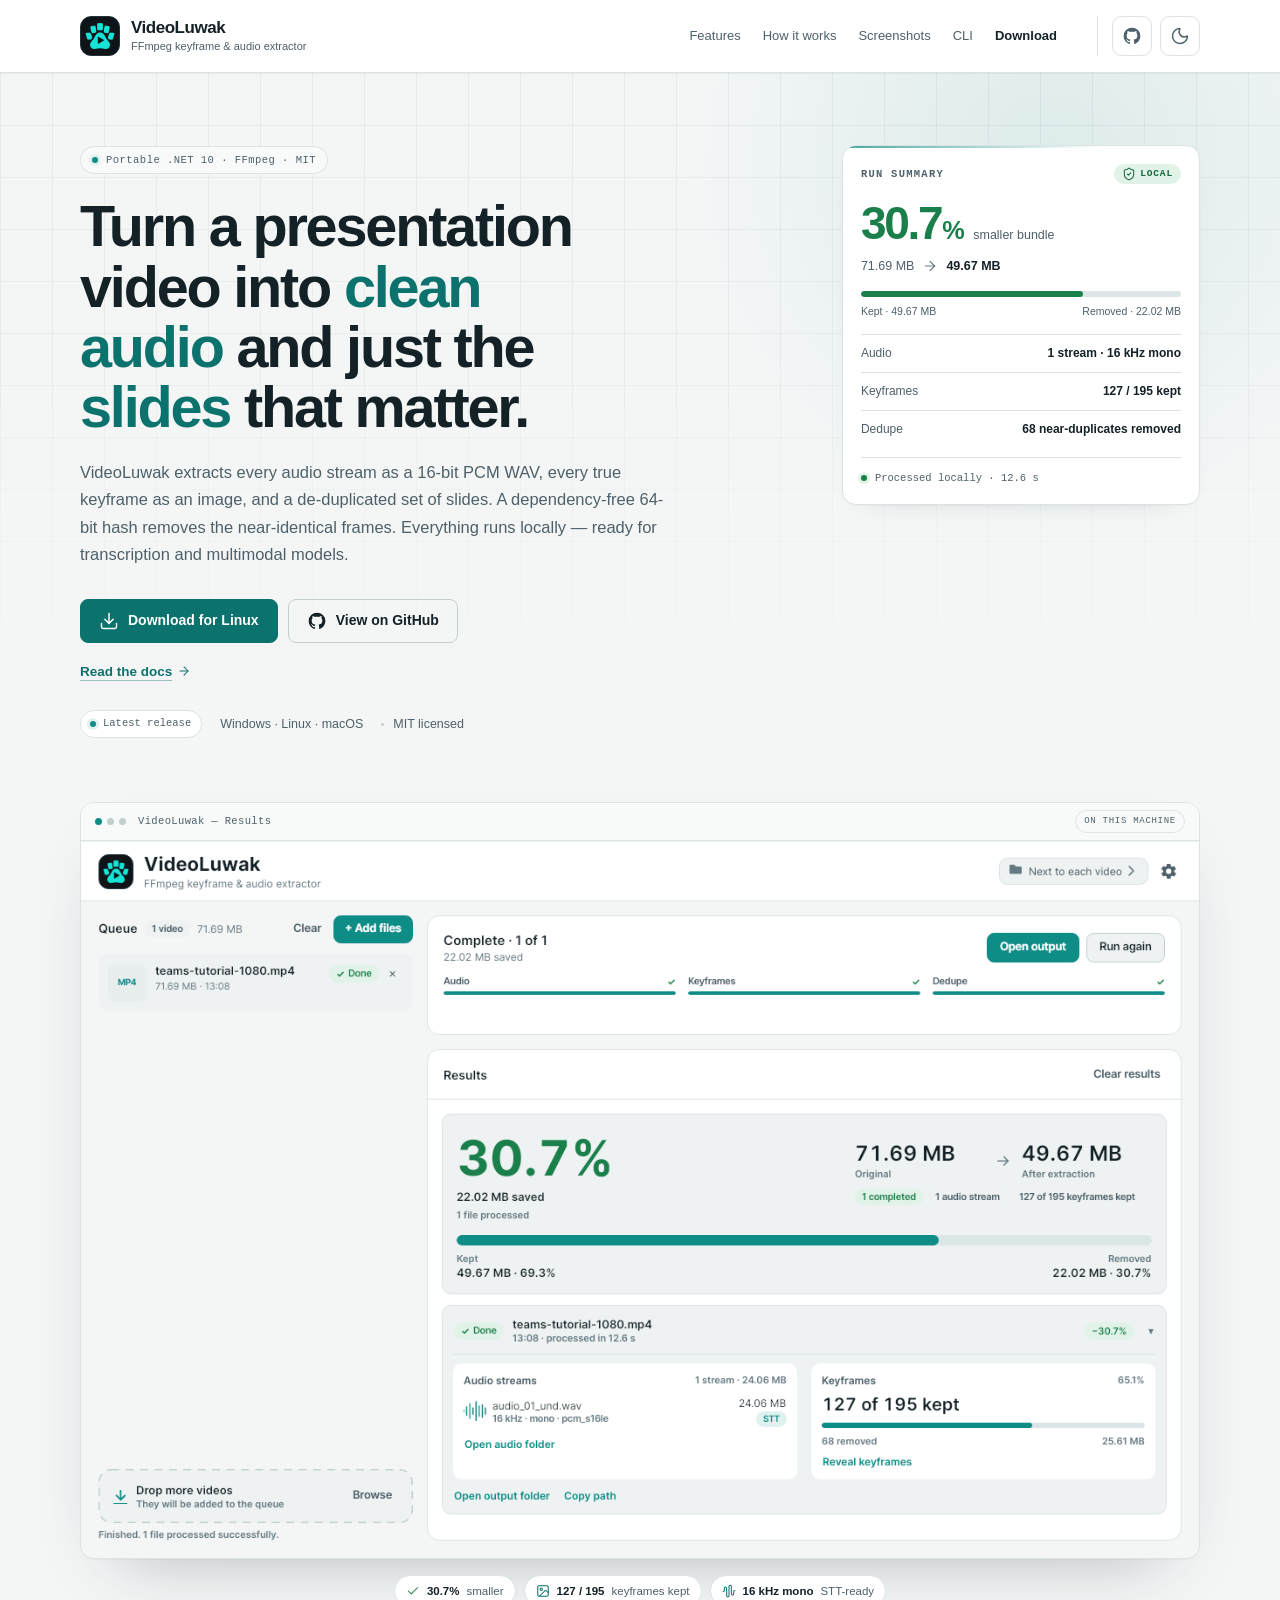
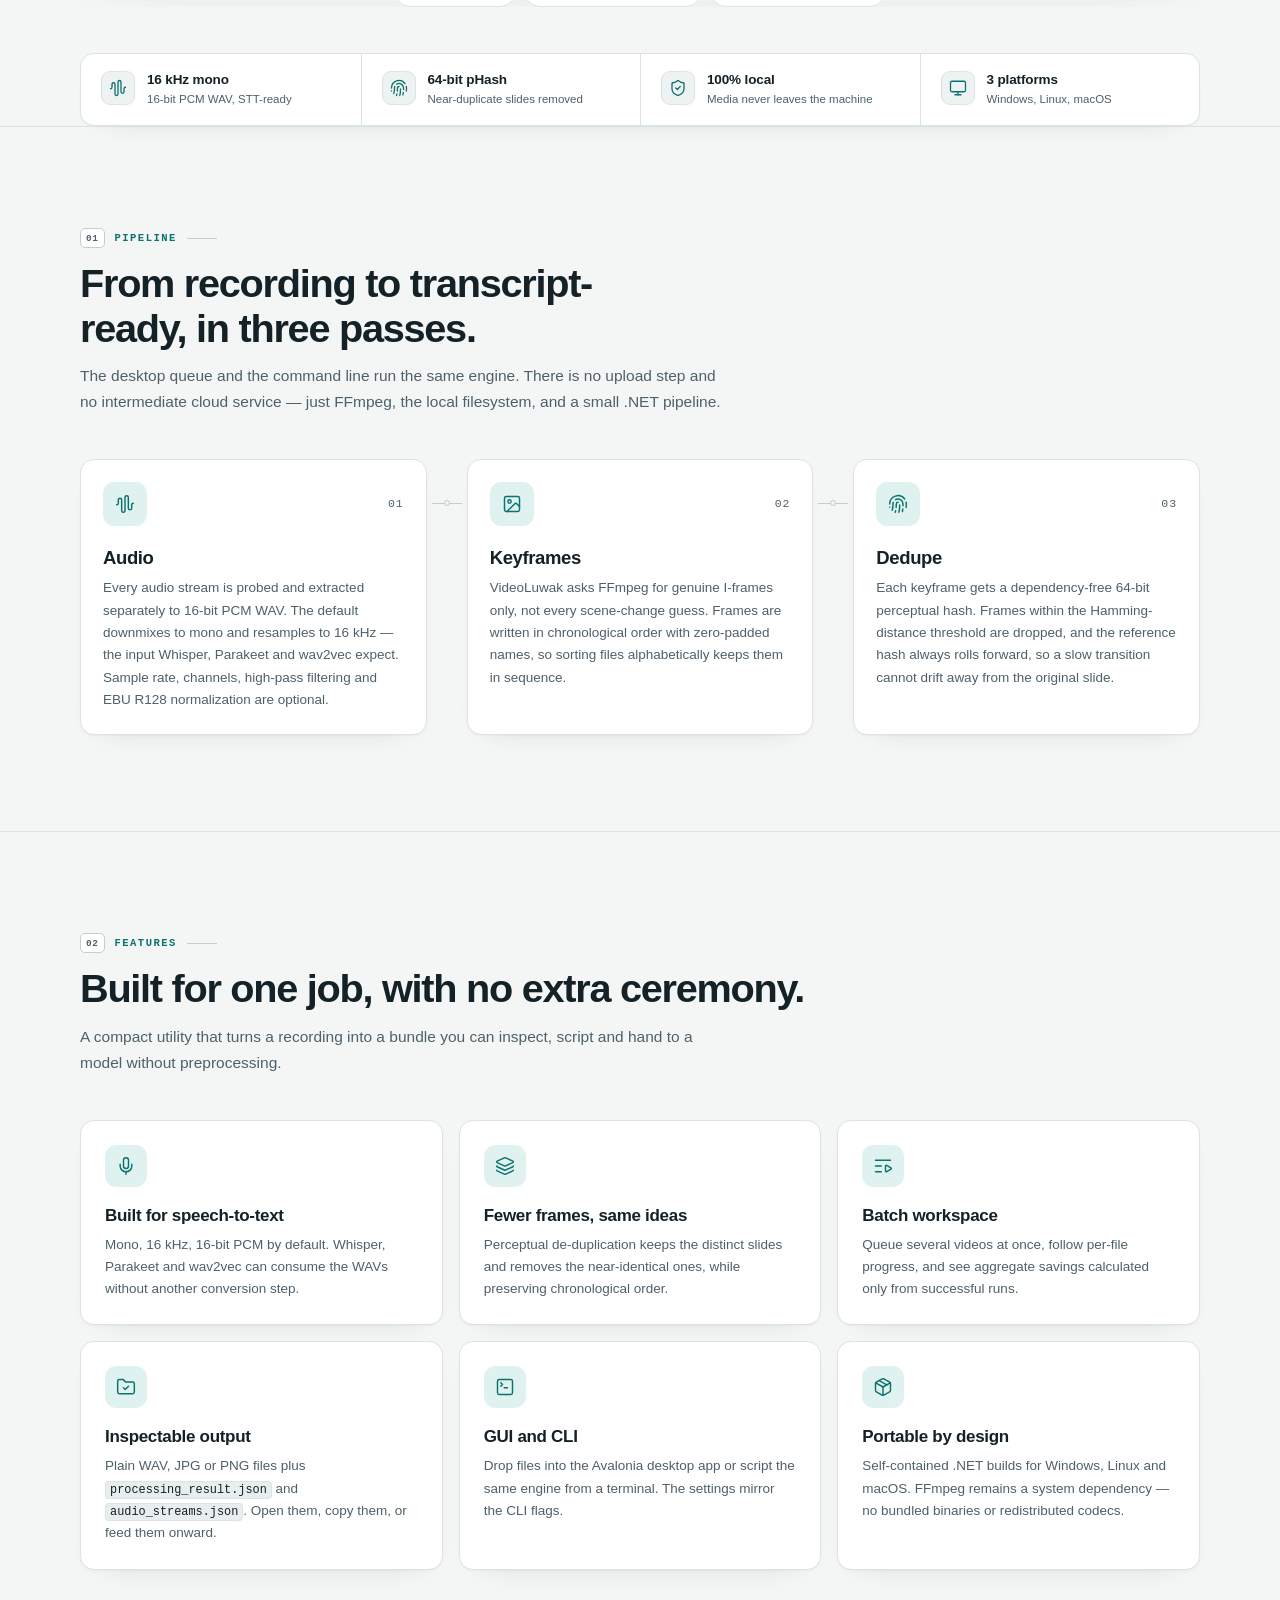
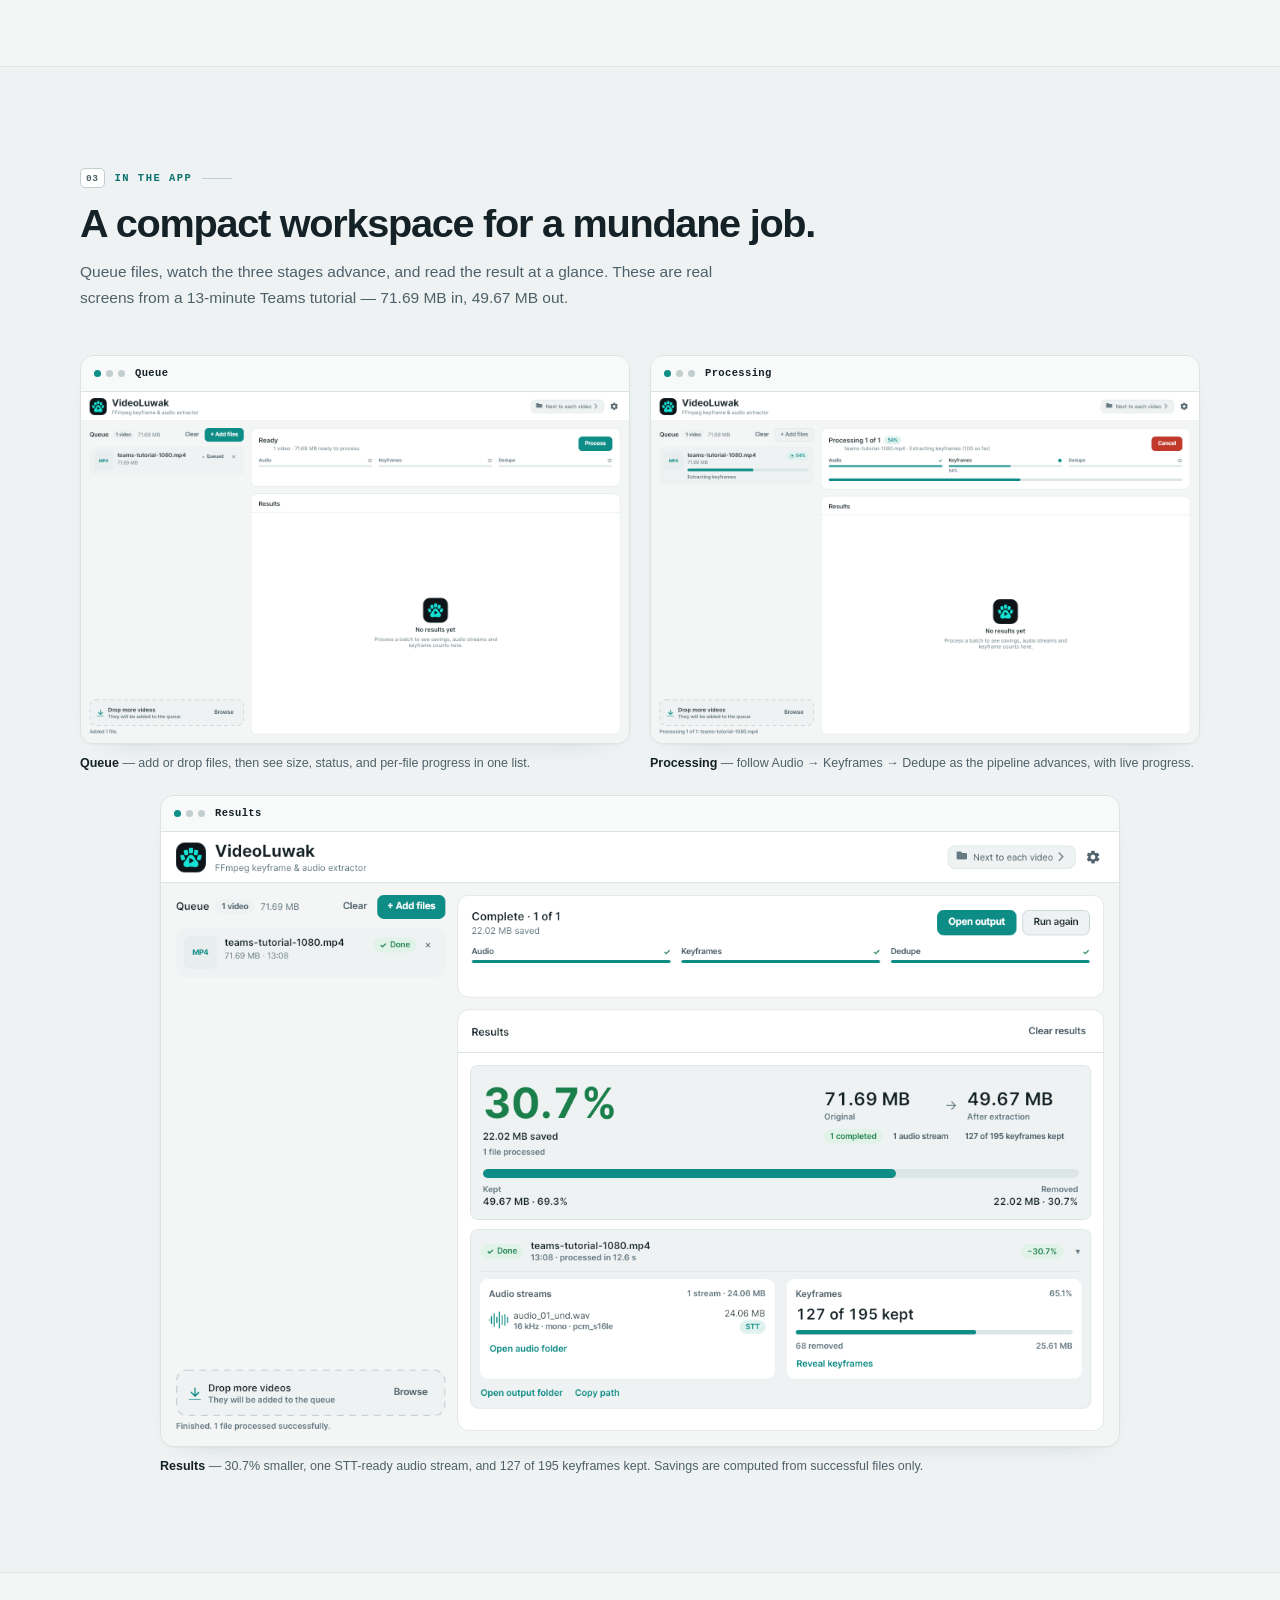
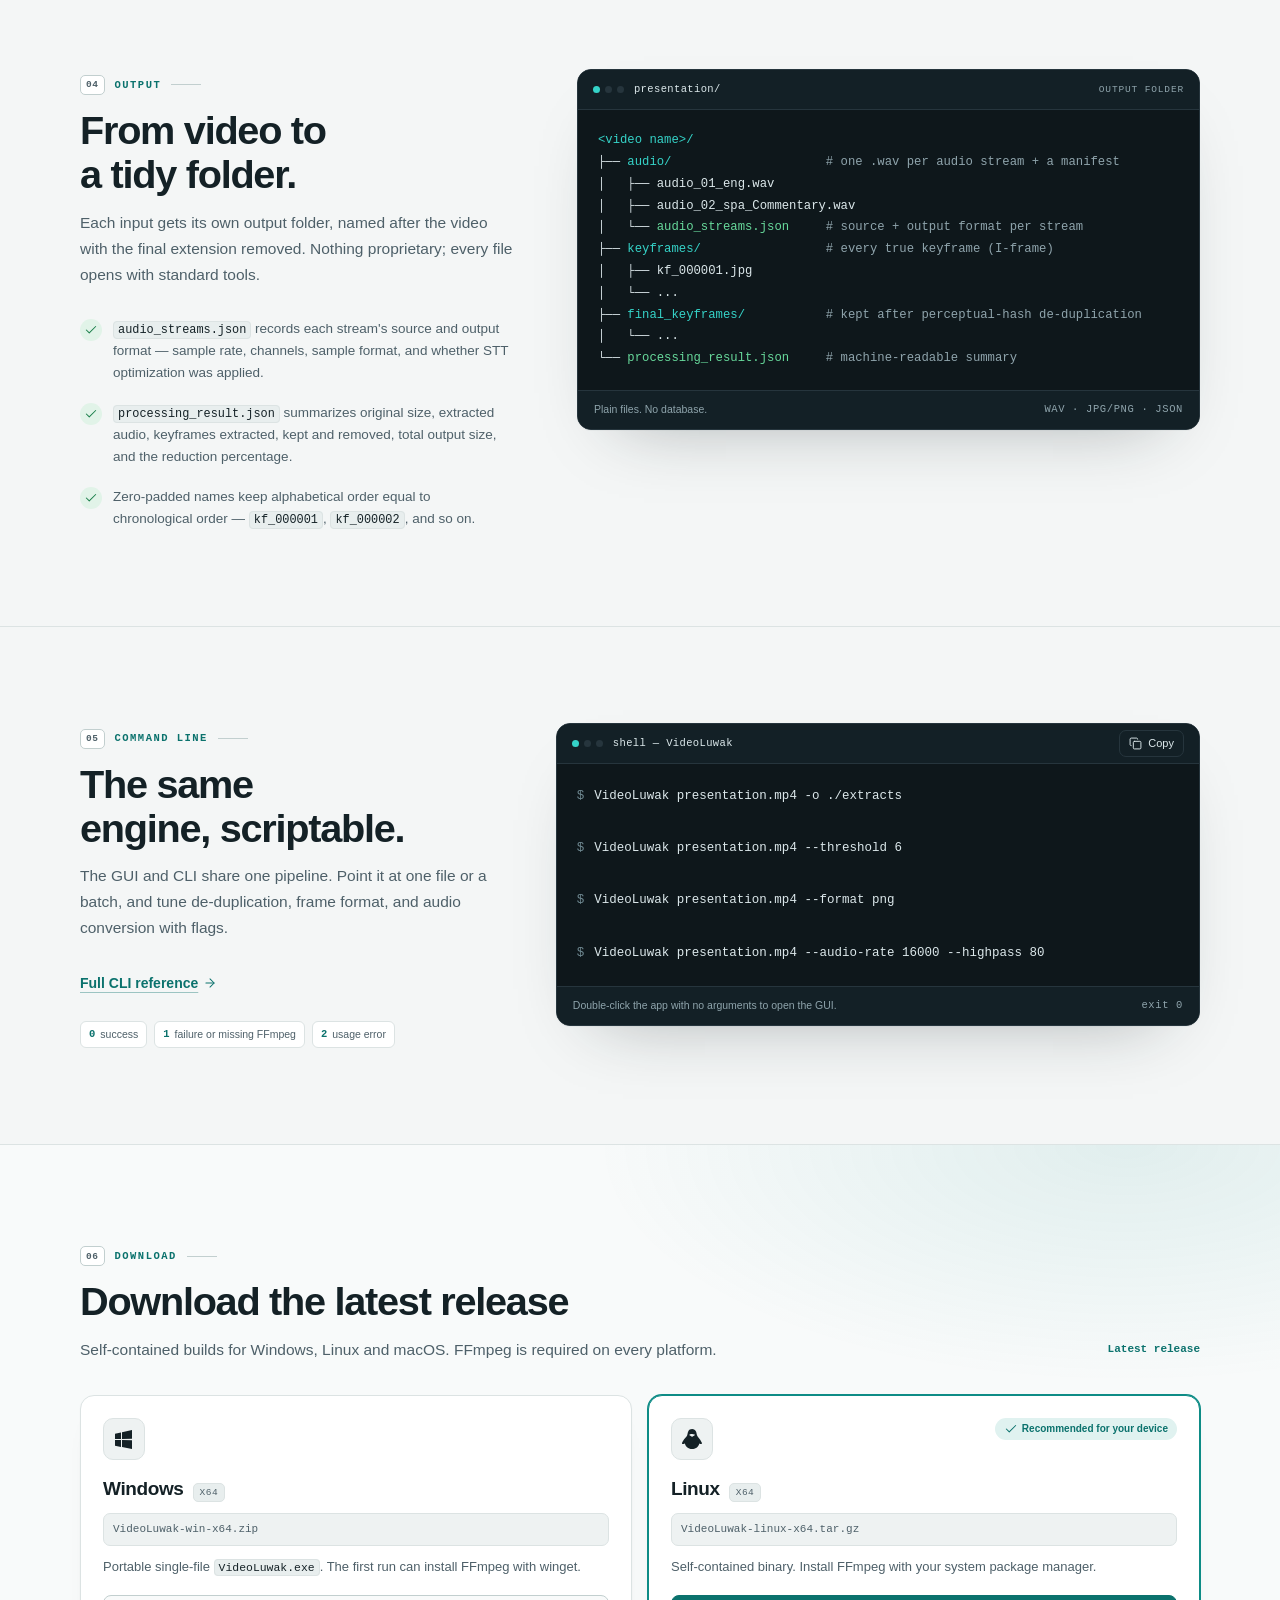
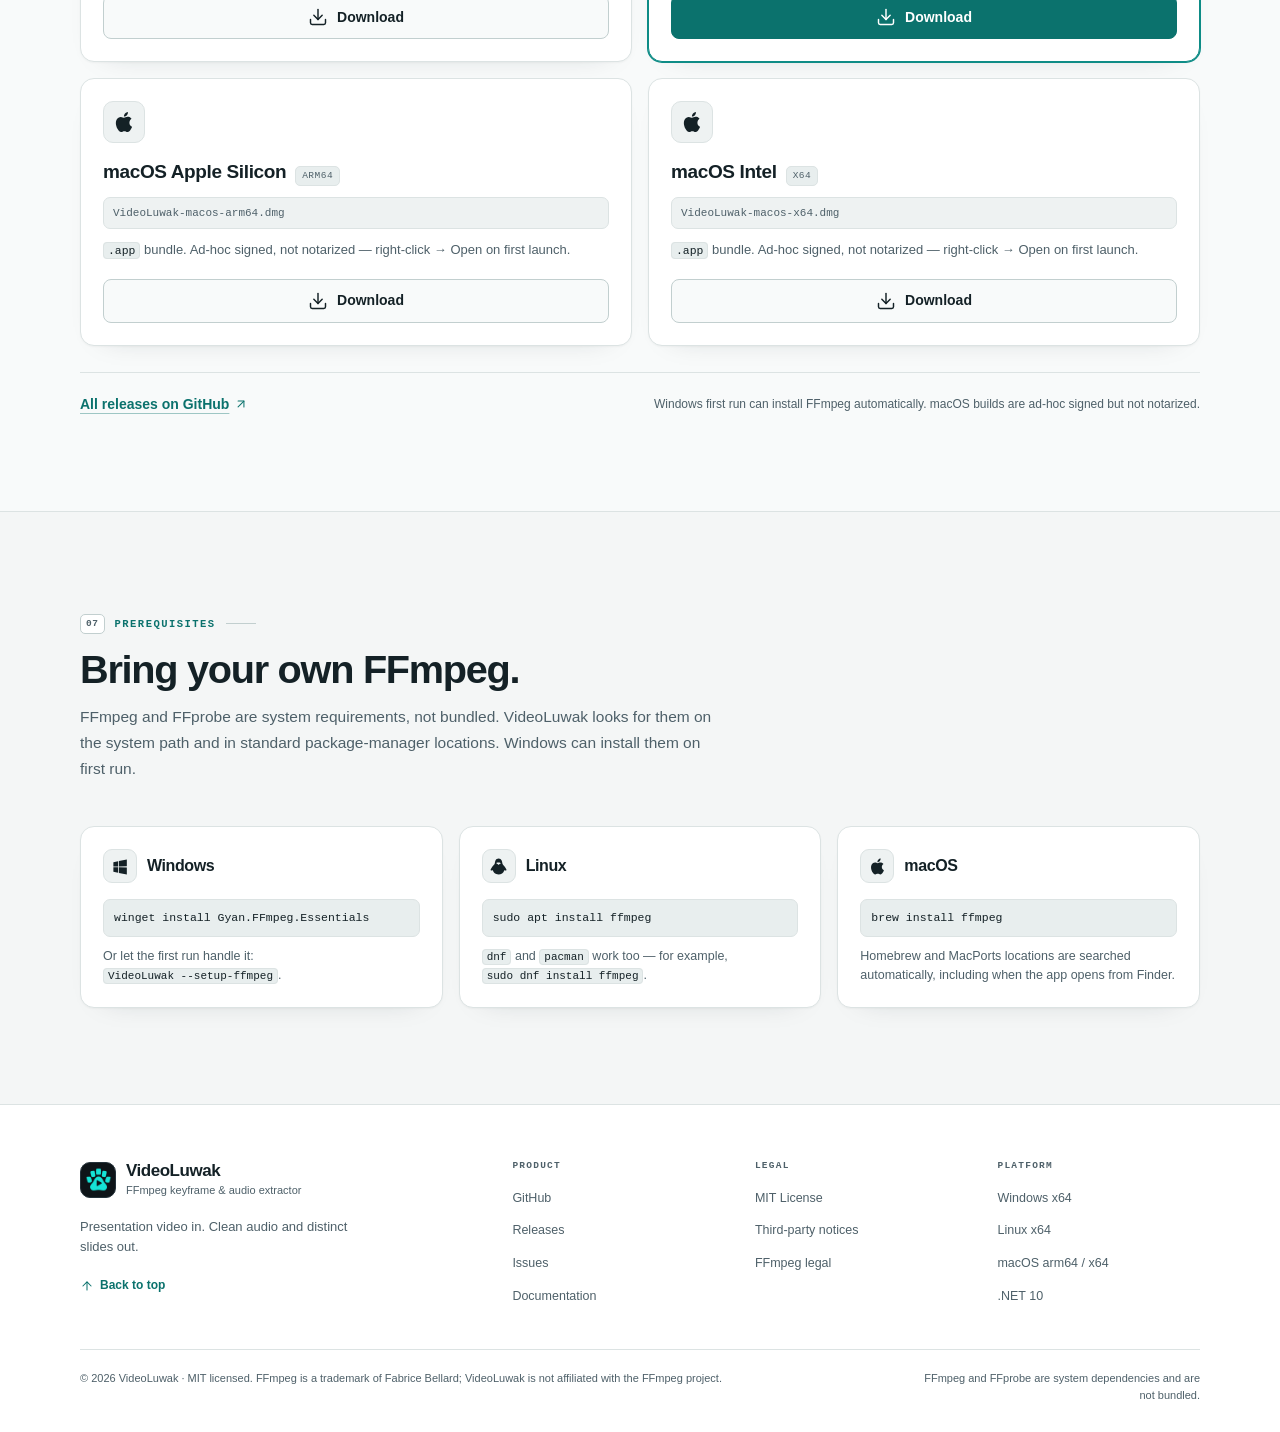
<file: site/index.html>
<!DOCTYPE html>
<html lang="en">
<head>
  <meta charset="utf-8">
  <meta name="viewport" content="width=device-width, initial-scale=1">

  <title>VideoLuwak — Turn presentation videos into clean audio and slides</title>
  <meta name="description" content="VideoLuwak extracts every audio stream and true keyframe from a presentation video, removes near-duplicate slides with a 64-bit perceptual hash, and writes a clean local bundle for transcription and multimodal models.">
  <link rel="canonical" href="https://trabersoftware.github.io/VideoLuwak/">

  <meta name="theme-color" content="#F4F6F6" media="(prefers-color-scheme: light)">
  <meta name="theme-color" content="#0E1418" media="(prefers-color-scheme: dark)">

  <meta property="og:type" content="website">
  <meta property="og:site_name" content="VideoLuwak">
  <meta property="og:title" content="VideoLuwak — Turn presentation videos into clean audio and slides">
  <meta property="og:description" content="Every audio stream to STT-ready WAV. Every true keyframe to an image. Near-duplicate slides removed with a 64-bit perceptual hash. All local.">
  <meta property="og:url" content="https://trabersoftware.github.io/VideoLuwak/">
  <meta property="og:image" content="https://trabersoftware.github.io/VideoLuwak/assets/images/screenshot-results.png">
  <meta property="og:image:alt" content="VideoLuwak results view showing 30.7% saved and 127 of 195 keyframes kept">
  <meta property="og:image:width" content="1280">
  <meta property="og:image:height" content="820">

  <meta name="twitter:card" content="summary_large_image">
  <meta name="twitter:title" content="VideoLuwak — Turn presentation videos into clean audio and slides">
  <meta name="twitter:description" content="Every audio stream to STT-ready WAV. Every true keyframe to an image. Near-duplicate slides removed with a 64-bit perceptual hash. All local.">
  <meta name="twitter:image" content="https://trabersoftware.github.io/VideoLuwak/assets/images/screenshot-results.png">

  <link rel="icon" type="image/png" sizes="16x16" href="assets/favicon-16.png">
  <link rel="icon" type="image/png" sizes="32x32" href="assets/favicon-32.png">
  <link rel="icon" type="image/png" sizes="64x64" href="assets/favicon-64.png">
  <link rel="apple-touch-icon" href="assets/logo-square-256.png">
  <link rel="preload" as="image" href="assets/images/screenshot-results.png" fetchpriority="high">
  <link rel="stylesheet" href="styles.css">

  <script>
    (function () {
      try {
        var stored = localStorage.getItem("videoluwak-theme");
        var prefersDark = window.matchMedia && window.matchMedia("(prefers-color-scheme: dark)").matches;
        var theme = stored === "light" || stored === "dark" ? stored : (prefersDark ? "dark" : "light");
        var root = document.documentElement;
        root.setAttribute("data-theme", theme);
        root.style.colorScheme = theme;

        var metas = document.querySelectorAll('meta[name="theme-color"]');
        for (var i = 0; i < metas.length; i++) {
          metas[i].setAttribute("content", theme === "dark" ? "#0E1418" : "#F4F6F6");
          metas[i].removeAttribute("media");
          if (i > 0) {
            metas[i].parentNode.removeChild(metas[i]);
          }
        }
      } catch (error) {
        /* Theme defaults to the CSS light tokens. */
      }
    })();
  </script>

  <script type="application/ld+json">
  {
    "@context": "https://schema.org",
    "@type": "SoftwareApplication",
    "name": "VideoLuwak",
    "description": "A portable .NET desktop and command-line utility that extracts every audio stream and true keyframe from a presentation video, removes near-duplicate keyframes with a 64-bit perceptual hash, and writes an inspectable local bundle.",
    "url": "https://trabersoftware.github.io/VideoLuwak/",
    "applicationCategory": "MultimediaApplication",
    "operatingSystem": "Windows, Linux, macOS",
    "isAccessibleForFree": true,
    "offers": {
      "@type": "Offer",
      "price": "0",
      "priceCurrency": "USD"
    },
    "license": "https://github.com/TraberSoftware/VideoLuwak/blob/master/LICENSE",
    "downloadUrl": "https://github.com/TraberSoftware/VideoLuwak/releases/latest",
    "sameAs": "https://github.com/TraberSoftware/VideoLuwak"
  }
  </script>

  <noscript>
    <style>
      .theme-toggle,
      [data-copy-cli] {
        display: none !important;
      }
    </style>
  </noscript>

  <script src="app.js" defer></script>
</head>
<body>
  <a class="skip-link" href="#main">Skip to content</a>

  <!-- UI icons: Lucide v1.59.0 (ISC) - https://lucide.dev -->
  <!-- Brand icons: Material Design Icons v7.4.47 (Apache-2.0) - https://pictogrammers.com/library/mdi/ -->
  <svg class="svg-sprite" aria-hidden="true" focusable="false" xmlns="http://www.w3.org/2000/svg">
    <symbol id="i-arrow-right" viewBox="0 0 24 24" fill="none" stroke="currentColor" stroke-width="1.75" stroke-linecap="round" stroke-linejoin="round">
      <path d="M5 12h14" />
      <path d="m12 5 7 7-7 7" />
    </symbol>
    <symbol id="i-arrow-up" viewBox="0 0 24 24" fill="none" stroke="currentColor" stroke-width="1.75" stroke-linecap="round" stroke-linejoin="round">
      <path d="m5 12 7-7 7 7" />
      <path d="M12 19V5" />
    </symbol>
    <symbol id="i-arrow-up-right" viewBox="0 0 24 24" fill="none" stroke="currentColor" stroke-width="1.75" stroke-linecap="round" stroke-linejoin="round">
      <path d="M7 7h10v10" />
      <path d="M7 17 17 7" />
    </symbol>
    <symbol id="i-download" viewBox="0 0 24 24" fill="none" stroke="currentColor" stroke-width="1.75" stroke-linecap="round" stroke-linejoin="round">
      <path d="M12 15V3" />
      <path d="M21 15v4a2 2 0 0 1-2 2H5a2 2 0 0 1-2-2v-4" />
      <path d="m7 10 5 5 5-5" />
    </symbol>
    <symbol id="i-sun" viewBox="0 0 24 24" fill="none" stroke="currentColor" stroke-width="1.75" stroke-linecap="round" stroke-linejoin="round">
      <circle cx="12" cy="12" r="4" />
      <path d="M12 2v2" />
      <path d="M12 20v2" />
      <path d="m4.93 4.93 1.41 1.41" />
      <path d="m17.66 17.66 1.41 1.41" />
      <path d="M2 12h2" />
      <path d="M20 12h2" />
      <path d="m6.34 17.66-1.41 1.41" />
      <path d="m19.07 4.93-1.41 1.41" />
    </symbol>
    <symbol id="i-moon" viewBox="0 0 24 24" fill="none" stroke="currentColor" stroke-width="1.75" stroke-linecap="round" stroke-linejoin="round">
      <path d="M20.985 12.486a9 9 0 1 1-9.473-9.472c.405-.022.617.46.402.803a6 6 0 0 0 8.268 8.268c.344-.215.825-.004.803.401" />
    </symbol>
    <symbol id="i-waveform" viewBox="0 0 24 24" fill="none" stroke="currentColor" stroke-width="1.75" stroke-linecap="round" stroke-linejoin="round">
      <path d="M2 13a2 2 0 0 0 2-2V7a2 2 0 0 1 4 0v13a2 2 0 0 0 4 0V4a2 2 0 0 1 4 0v13a2 2 0 0 0 4 0v-4a2 2 0 0 1 2-2" />
    </symbol>
    <symbol id="i-frame" viewBox="0 0 24 24" fill="none" stroke="currentColor" stroke-width="1.75" stroke-linecap="round" stroke-linejoin="round">
      <rect width="18" height="18" x="3" y="3" rx="2" ry="2" />
      <circle cx="9" cy="9" r="2" />
      <path d="m21 15-3.086-3.086a2 2 0 0 0-2.828 0L6 21" />
    </symbol>
    <symbol id="i-hash" viewBox="0 0 24 24" fill="none" stroke="currentColor" stroke-width="1.75" stroke-linecap="round" stroke-linejoin="round">
      <path d="M12 10a2 2 0 0 0-2 2c0 1.02-.1 2.51-.26 4" />
      <path d="M14 13.12c0 2.38 0 6.38-1 8.88" />
      <path d="M17.29 21.02c.12-.6.43-2.3.5-3.02" />
      <path d="M2 12a10 10 0 0 1 18-6" />
      <path d="M2 16h.01" />
      <path d="M21.8 16c.2-2 .131-5.354 0-6" />
      <path d="M5 19.5C5.5 18 6 15 6 12a6 6 0 0 1 .34-2" />
      <path d="M8.65 22c.21-.66.45-1.32.57-2" />
      <path d="M9 6.8a6 6 0 0 1 9 5.2v2" />
    </symbol>
    <symbol id="i-shield" viewBox="0 0 24 24" fill="none" stroke="currentColor" stroke-width="1.75" stroke-linecap="round" stroke-linejoin="round">
      <path d="M20 13c0 5-3.5 7.5-7.66 8.95a1 1 0 0 1-.67-.01C7.5 20.5 4 18 4 13V6a1 1 0 0 1 1-1c2 0 4.5-1.2 6.24-2.72a1.17 1.17 0 0 1 1.52 0C14.51 3.81 17 5 19 5a1 1 0 0 1 1 1z" />
      <path d="m9 12 2 2 4-4" />
    </symbol>
    <symbol id="i-monitor" viewBox="0 0 24 24" fill="none" stroke="currentColor" stroke-width="1.75" stroke-linecap="round" stroke-linejoin="round">
      <rect width="20" height="14" x="2" y="3" rx="2" />
      <line x1="8" x2="16" y1="21" y2="21" />
      <line x1="12" x2="12" y1="17" y2="21" />
    </symbol>
    <symbol id="i-mic" viewBox="0 0 24 24" fill="none" stroke="currentColor" stroke-width="1.75" stroke-linecap="round" stroke-linejoin="round">
      <path d="M12 19v3" />
      <path d="M19 10v2a7 7 0 0 1-14 0v-2" />
      <rect x="9" y="2" width="6" height="13" rx="3" />
    </symbol>
    <symbol id="i-layers" viewBox="0 0 24 24" fill="none" stroke="currentColor" stroke-width="1.75" stroke-linecap="round" stroke-linejoin="round">
      <path d="M12.83 2.18a2 2 0 0 0-1.66 0L2.6 6.08a1 1 0 0 0 0 1.83l8.58 3.91a2 2 0 0 0 1.66 0l8.58-3.9a1 1 0 0 0 0-1.83z" />
      <path d="M2 12a1 1 0 0 0 .58.91l8.6 3.91a2 2 0 0 0 1.65 0l8.58-3.9A1 1 0 0 0 22 12" />
      <path d="M2 17a1 1 0 0 0 .58.91l8.6 3.91a2 2 0 0 0 1.65 0l8.58-3.9A1 1 0 0 0 22 17" />
    </symbol>
    <symbol id="i-queue" viewBox="0 0 24 24" fill="none" stroke="currentColor" stroke-width="1.75" stroke-linecap="round" stroke-linejoin="round">
      <path d="M21 5H3" />
      <path d="M10 12H3" />
      <path d="M10 19H3" />
      <path d="M15 12.003a1 1 0 0 1 1.517-.859l4.997 2.997a1 1 0 0 1 0 1.718l-4.997 2.997a1 1 0 0 1-1.517-.86z" />
    </symbol>
    <symbol id="i-folder" viewBox="0 0 24 24" fill="none" stroke="currentColor" stroke-width="1.75" stroke-linecap="round" stroke-linejoin="round">
      <path d="M20 20a2 2 0 0 0 2-2V8a2 2 0 0 0-2-2h-7.9a2 2 0 0 1-1.69-.9L9.6 3.9A2 2 0 0 0 7.93 3H4a2 2 0 0 0-2 2v13a2 2 0 0 0 2 2Z" />
      <path d="m9 13 2 2 4-4" />
    </symbol>
    <symbol id="i-terminal" viewBox="0 0 24 24" fill="none" stroke="currentColor" stroke-width="1.75" stroke-linecap="round" stroke-linejoin="round">
      <path d="m7 11 2-2-2-2" />
      <path d="M11 13h4" />
      <rect width="18" height="18" x="3" y="3" rx="2" ry="2" />
    </symbol>
    <symbol id="i-package" viewBox="0 0 24 24" fill="none" stroke="currentColor" stroke-width="1.75" stroke-linecap="round" stroke-linejoin="round">
      <path d="M11 21.73a2 2 0 0 0 2 0l7-4A2 2 0 0 0 21 16V8a2 2 0 0 0-1-1.73l-7-4a2 2 0 0 0-2 0l-7 4A2 2 0 0 0 3 8v8a2 2 0 0 0 1 1.73z" />
      <path d="M12 22V12" />
      <polyline points="3.29 7 12 12 20.71 7" />
      <path d="m7.5 4.27 9 5.15" />
    </symbol>
    <symbol id="i-check" viewBox="0 0 24 24" fill="none" stroke="currentColor" stroke-width="1.75" stroke-linecap="round" stroke-linejoin="round">
      <path d="M20 6 9 17l-5-5" />
    </symbol>
    <symbol id="i-copy" viewBox="0 0 24 24" fill="none" stroke="currentColor" stroke-width="1.75" stroke-linecap="round" stroke-linejoin="round">
      <rect width="14" height="14" x="8" y="8" rx="2" ry="2" />
      <path d="M4 16c-1.1 0-2-.9-2-2V4c0-1.1.9-2 2-2h10c1.1 0 2 .9 2 2" />
    </symbol>
    <symbol id="i-github" viewBox="0 0 24 24" fill="currentColor">
      <path d="M12,2A10,10 0 0,0 2,12C2,16.42 4.87,20.17 8.84,21.5C9.34,21.58 9.5,21.27 9.5,21C9.5,20.77 9.5,20.14 9.5,19.31C6.73,19.91 6.14,17.97 6.14,17.97C5.68,16.81 5.03,16.5 5.03,16.5C4.12,15.88 5.1,15.9 5.1,15.9C6.1,15.97 6.63,16.93 6.63,16.93C7.5,18.45 8.97,18 9.54,17.76C9.63,17.11 9.89,16.67 10.17,16.42C7.95,16.17 5.62,15.31 5.62,11.5C5.62,10.39 6,9.5 6.65,8.79C6.55,8.54 6.2,7.5 6.75,6.15C6.75,6.15 7.59,5.88 9.5,7.17C10.29,6.95 11.15,6.84 12,6.84C12.85,6.84 13.71,6.95 14.5,7.17C16.41,5.88 17.25,6.15 17.25,6.15C17.8,7.5 17.45,8.54 17.35,8.79C18,9.5 18.38,10.39 18.38,11.5C18.38,15.32 16.04,16.16 13.81,16.41C14.17,16.72 14.5,17.33 14.5,18.26C14.5,19.6 14.5,20.68 14.5,21C14.5,21.27 14.66,21.59 15.17,21.5C19.14,20.16 22,16.42 22,12A10,10 0 0,0 12,2Z"></path>
    </symbol>
    <symbol id="i-windows" viewBox="0 0 24 24" fill="currentColor">
      <path d="M3,12V6.75L9,5.43V11.91L3,12M20,3V11.75L10,11.9V5.21L20,3M3,13L9,13.09V19.9L3,18.75V13M20,13.25V22L10,20.09V13.1L20,13.25Z"></path>
    </symbol>
    <symbol id="i-apple" viewBox="0 0 24 24" fill="currentColor">
      <path d="M18.71,19.5C17.88,20.74 17,21.95 15.66,21.97C14.32,22 13.89,21.18 12.37,21.18C10.84,21.18 10.37,21.95 9.1,22C7.79,22.05 6.8,20.68 5.96,19.47C4.25,17 2.94,12.45 4.7,9.39C5.57,7.87 7.13,6.91 8.82,6.88C10.1,6.86 11.32,7.75 12.11,7.75C12.89,7.75 14.37,6.68 15.92,6.84C16.57,6.87 18.39,7.1 19.56,8.82C19.47,8.88 17.39,10.1 17.41,12.63C17.44,15.65 20.06,16.66 20.09,16.67C20.06,16.74 19.67,18.11 18.71,19.5M13,3.5C13.73,2.67 14.94,2.04 15.94,2C16.07,3.17 15.6,4.35 14.9,5.19C14.21,6.04 13.07,6.7 11.95,6.61C11.8,5.46 12.36,4.26 13,3.5Z"></path>
    </symbol>
    <symbol id="i-linux" viewBox="0 0 24 24" fill="currentColor">
      <path d="M14.62,8.35C14.2,8.63 12.87,9.39 12.67,9.54C12.28,9.85 11.92,9.83 11.53,9.53C11.33,9.37 10,8.61 9.58,8.34C9.1,8.03 9.13,7.64 9.66,7.42C11.3,6.73 12.94,6.78 14.57,7.45C15.06,7.66 15.08,8.05 14.62,8.35M21.84,15.63C20.91,13.54 19.64,11.64 18,9.97C17.47,9.42 17.14,8.8 16.94,8.09C16.84,7.76 16.77,7.42 16.7,7.08C16.5,6.2 16.41,5.3 16,4.47C15.27,2.89 14,2.07 12.16,2C10.35,2.05 9,2.81 8.21,4.4C8,4.83 7.85,5.28 7.75,5.74C7.58,6.5 7.43,7.29 7.25,8.06C7.1,8.71 6.8,9.27 6.29,9.77C4.68,11.34 3.39,13.14 2.41,15.12C2.27,15.41 2.13,15.7 2.04,16C1.85,16.66 2.33,17.12 3.03,16.96C3.47,16.87 3.91,16.78 4.33,16.65C4.74,16.5 4.9,16.6 5,17C5.65,19.15 7.07,20.66 9.24,21.5C13.36,23.06 18.17,20.84 19.21,16.92C19.28,16.65 19.38,16.55 19.68,16.65C20.14,16.79 20.61,16.89 21.08,17C21.57,17.09 21.93,16.84 22,16.36C22.03,16.1 21.94,15.87 21.84,15.63"></path>
    </symbol>
  </svg>

  <header class="site-header">
    <div class="container header-inner">
      <a class="brand" href="./">
        <span class="brand-tile">
          <img src="assets/logo-mark.png" width="32" height="32" alt="">
        </span>
        <span class="brand-text">
          <span class="wordmark">VideoLuwak</span>
          <span class="brand-tagline">FFmpeg keyframe &amp; audio extractor</span>
        </span>
      </a>

      <nav class="site-nav" aria-label="Primary">
        <a class="nav-link" href="#features">Features</a>
        <a class="nav-link" href="#how-it-works">How it works</a>
        <a class="nav-link" href="#screenshots">Screenshots</a>
        <a class="nav-link" href="#cli">CLI</a>
        <a class="nav-link nav-download" href="#download">Download</a>
      </nav>

      <div class="header-actions">
        <a class="icon-btn" href="https://github.com/TraberSoftware/VideoLuwak" aria-label="VideoLuwak on GitHub" rel="noopener">
          <svg class="icon" aria-hidden="true" focusable="false"><use href="#i-github"></use></svg>
        </a>
        <button class="icon-btn theme-toggle" type="button" aria-label="Switch to dark theme" aria-pressed="false">
          <svg class="icon icon-moon" aria-hidden="true" focusable="false"><use href="#i-moon"></use></svg>
          <svg class="icon icon-sun" aria-hidden="true" focusable="false"><use href="#i-sun"></use></svg>
        </button>
      </div>
    </div>
  </header>

  <main id="main">
    <!-- ============================== HERO ============================== -->
    <section class="hero" aria-labelledby="hero-title">
      <div class="container">
        <div class="hero-grid">
          <div class="hero-copy">
            <p class="eyebrow"><span class="eyebrow-dot" aria-hidden="true"></span>Portable .NET 10 · FFmpeg · MIT</p>

            <h1 id="hero-title">Turn a presentation video into <span class="accent-text">clean audio</span> and just the <span class="accent-text">slides</span> that matter.</h1>

            <p class="lede">VideoLuwak extracts every audio stream as a 16-bit PCM WAV, every true keyframe as an image, and a de-duplicated set of slides. A dependency-free 64-bit hash removes the near-identical frames. Everything runs locally — ready for transcription and multimodal models.</p>

            <div class="hero-actions">
              <a class="btn btn-primary" href="#download" data-os-cta>
                <svg class="icon" aria-hidden="true" focusable="false"><use href="#i-download"></use></svg>
                <span>Download the latest release</span>
              </a>
              <a class="btn btn-ghost" href="https://github.com/TraberSoftware/VideoLuwak" rel="noopener">
                <svg class="icon" aria-hidden="true" focusable="false"><use href="#i-github"></use></svg>
                <span>View on GitHub</span>
              </a>
            </div>

            <p class="hero-docs">
              <a class="text-link" href="https://github.com/TraberSoftware/VideoLuwak/blob/master/README.md" rel="noopener">
                Read the docs
                <svg class="icon icon-inline" aria-hidden="true" focusable="false"><use href="#i-arrow-right"></use></svg>
              </a>
            </p>

            <div class="hero-meta">
              <a class="release-pill" href="https://github.com/TraberSoftware/VideoLuwak/releases/latest" data-release-link rel="noopener">
                <span class="status-dot" aria-hidden="true"></span>
                <span>Latest release</span>
                <span class="release-version" data-version hidden></span>
              </a>
              <span class="meta-item">Windows · Linux · macOS</span>
              <span class="meta-item">MIT licensed</span>
            </div>
          </div>

          <aside class="run-card" aria-labelledby="run-card-title">
            <div class="run-card-head">
              <span class="mono-label" id="run-card-title">Run summary</span>
              <span class="local-badge">
                <svg class="icon icon-xs" aria-hidden="true" focusable="false"><use href="#i-shield"></use></svg>
                Local
              </span>
            </div>

            <div class="run-card-hero">
              <span class="run-value">30.7<span class="run-unit">%</span></span>
              <span class="run-caption">smaller bundle</span>
            </div>

            <div class="run-bytes">
              <span>71.69 MB</span>
              <svg class="icon icon-sm run-arrow" aria-hidden="true" focusable="false"><use href="#i-arrow-right"></use></svg>
              <span>49.67 MB</span>
            </div>

            <div class="run-bar" aria-hidden="true">
              <span class="run-bar-fill"></span>
            </div>
            <div class="run-bar-labels">
              <span>Kept · 49.67 MB</span>
              <span>Removed · 22.02 MB</span>
            </div>

            <dl class="run-list">
              <div>
                <dt>Audio</dt>
                <dd>1 stream · 16 kHz mono</dd>
              </div>
              <div>
                <dt>Keyframes</dt>
                <dd>127 / 195 kept</dd>
              </div>
              <div>
                <dt>Dedupe</dt>
                <dd>68 near-duplicates removed</dd>
              </div>
            </dl>

            <p class="run-foot">
              <span class="status-dot status-dot-success" aria-hidden="true"></span>
              Processed locally · 12.6 s
            </p>
          </aside>
        </div>

        <figure class="hero-visual">
          <div class="app-window">
            <div class="window-bar">
              <span class="window-dots" aria-hidden="true"><span></span><span></span><span></span></span>
              <span class="window-title">VideoLuwak — Results</span>
              <span class="window-local">On this machine</span>
            </div>
            <img
              src="assets/images/screenshot-results.png"
              width="1280"
              height="820"
              alt="VideoLuwak results view after a 13-minute presentation: 30.7% saved, one 16 kHz mono audio stream tagged STT, and 127 of 195 keyframes kept."
              loading="eager"
              fetchpriority="high"
              decoding="async">
          </div>
          <figcaption class="hero-chips">
            <span class="chip"><svg class="icon icon-xs" aria-hidden="true" focusable="false"><use href="#i-check"></use></svg><strong>30.7%</strong> smaller</span>
            <span class="chip"><svg class="icon icon-xs" aria-hidden="true" focusable="false"><use href="#i-frame"></use></svg><strong>127 / 195</strong> keyframes kept</span>
            <span class="chip"><svg class="icon icon-xs" aria-hidden="true" focusable="false"><use href="#i-waveform"></use></svg><strong>16 kHz mono</strong> STT-ready</span>
          </figcaption>
        </figure>
      </div>
    </section>

    <!-- ============================ STAT STRIP =========================== -->
    <section class="stat-section" aria-label="VideoLuwak at a glance">
      <div class="container">
        <div class="stat-strip">
          <div class="stat">
            <span class="stat-icon"><svg class="icon" aria-hidden="true" focusable="false"><use href="#i-waveform"></use></svg></span>
            <span class="stat-copy"><strong>16 kHz mono</strong><span>16-bit PCM WAV, STT-ready</span></span>
          </div>
          <div class="stat">
            <span class="stat-icon"><svg class="icon" aria-hidden="true" focusable="false"><use href="#i-hash"></use></svg></span>
            <span class="stat-copy"><strong>64-bit pHash</strong><span>Near-duplicate slides removed</span></span>
          </div>
          <div class="stat">
            <span class="stat-icon"><svg class="icon" aria-hidden="true" focusable="false"><use href="#i-shield"></use></svg></span>
            <span class="stat-copy"><strong>100% local</strong><span>Media never leaves the machine</span></span>
          </div>
          <div class="stat">
            <span class="stat-icon"><svg class="icon" aria-hidden="true" focusable="false"><use href="#i-monitor"></use></svg></span>
            <span class="stat-copy"><strong>3 platforms</strong><span>Windows, Linux, macOS</span></span>
          </div>
        </div>
      </div>
    </section>

    <!-- =========================== HOW IT WORKS ========================== -->
    <section class="section" id="how-it-works" aria-labelledby="how-title">
      <div class="container">
        <header class="section-head">
          <p class="kicker"><span class="kicker-index">01</span><span>Pipeline</span></p>
          <h2 id="how-title">From recording to transcript-ready, in three passes.</h2>
          <p class="section-sub">The desktop queue and the command line run the same engine. There is no upload step and no intermediate cloud service — just FFmpeg, the local filesystem, and a small .NET pipeline.</p>
        </header>

        <div class="steps">
          <article class="step-card">
            <div class="step-top">
              <span class="step-icon"><svg class="icon" aria-hidden="true" focusable="false"><use href="#i-waveform"></use></svg></span>
              <span class="step-number">01</span>
            </div>
            <h3>Audio</h3>
            <p>Every audio stream is probed and extracted separately to 16-bit PCM WAV. The default downmixes to mono and resamples to 16 kHz — the input Whisper, Parakeet and wav2vec expect. Sample rate, channels, high-pass filtering and EBU R128 normalization are optional.</p>
          </article>

          <div class="step-connector" aria-hidden="true"><span></span></div>

          <article class="step-card">
            <div class="step-top">
              <span class="step-icon"><svg class="icon" aria-hidden="true" focusable="false"><use href="#i-frame"></use></svg></span>
              <span class="step-number">02</span>
            </div>
            <h3>Keyframes</h3>
            <p>VideoLuwak asks FFmpeg for genuine I-frames only, not every scene-change guess. Frames are written in chronological order with zero-padded names, so sorting files alphabetically keeps them in sequence.</p>
          </article>

          <div class="step-connector" aria-hidden="true"><span></span></div>

          <article class="step-card">
            <div class="step-top">
              <span class="step-icon"><svg class="icon" aria-hidden="true" focusable="false"><use href="#i-hash"></use></svg></span>
              <span class="step-number">03</span>
            </div>
            <h3>Dedupe</h3>
            <p>Each keyframe gets a dependency-free 64-bit perceptual hash. Frames within the Hamming-distance threshold are dropped, and the reference hash always rolls forward, so a slow transition cannot drift away from the original slide.</p>
          </article>
        </div>
      </div>
    </section>

    <!-- ============================= FEATURES ============================ -->
    <section class="section" id="features" aria-labelledby="features-title">
      <div class="container">
        <header class="section-head">
          <p class="kicker"><span class="kicker-index">02</span><span>Features</span></p>
          <h2 id="features-title">Built for one job, with no extra ceremony.</h2>
          <p class="section-sub">A compact utility that turns a recording into a bundle you can inspect, script and hand to a model without preprocessing.</p>
        </header>

        <div class="features-grid">
          <article class="feature-card">
            <span class="feature-icon"><svg class="icon" aria-hidden="true" focusable="false"><use href="#i-mic"></use></svg></span>
            <h3>Built for speech-to-text</h3>
            <p>Mono, 16 kHz, 16-bit PCM by default. Whisper, Parakeet and wav2vec can consume the WAVs without another conversion step.</p>
          </article>

          <article class="feature-card">
            <span class="feature-icon"><svg class="icon" aria-hidden="true" focusable="false"><use href="#i-layers"></use></svg></span>
            <h3>Fewer frames, same ideas</h3>
            <p>Perceptual de-duplication keeps the distinct slides and removes the near-identical ones, while preserving chronological order.</p>
          </article>

          <article class="feature-card">
            <span class="feature-icon"><svg class="icon" aria-hidden="true" focusable="false"><use href="#i-queue"></use></svg></span>
            <h3>Batch workspace</h3>
            <p>Queue several videos at once, follow per-file progress, and see aggregate savings calculated only from successful runs.</p>
          </article>

          <article class="feature-card">
            <span class="feature-icon"><svg class="icon" aria-hidden="true" focusable="false"><use href="#i-folder"></use></svg></span>
            <h3>Inspectable output</h3>
            <p>Plain WAV, JPG or PNG files plus <code>processing_result.json</code> and <code>audio_streams.json</code>. Open them, copy them, or feed them onward.</p>
          </article>

          <article class="feature-card">
            <span class="feature-icon"><svg class="icon" aria-hidden="true" focusable="false"><use href="#i-terminal"></use></svg></span>
            <h3>GUI and CLI</h3>
            <p>Drop files into the Avalonia desktop app or script the same engine from a terminal. The settings mirror the CLI flags.</p>
          </article>

          <article class="feature-card">
            <span class="feature-icon"><svg class="icon" aria-hidden="true" focusable="false"><use href="#i-package"></use></svg></span>
            <h3>Portable by design</h3>
            <p>Self-contained .NET builds for Windows, Linux and macOS. FFmpeg remains a system dependency — no bundled binaries or redistributed codecs.</p>
          </article>
        </div>
      </div>
    </section>

    <!-- ============================ SCREENSHOTS ========================== -->
    <section class="section section-alt" id="screenshots" aria-labelledby="screenshots-title">
      <div class="container">
        <header class="section-head">
          <p class="kicker"><span class="kicker-index">03</span><span>In the app</span></p>
          <h2 id="screenshots-title">A compact workspace for a mundane job.</h2>
          <p class="section-sub">Queue files, watch the three stages advance, and read the result at a glance. These are real screens from a 13-minute Teams tutorial — 71.69 MB in, 49.67 MB out.</p>
        </header>

        <div class="shots-grid">
          <figure class="shot">
            <div class="shot-frame">
              <div class="shot-bar">
                <span class="window-dots" aria-hidden="true"><span></span><span></span><span></span></span>
                <span class="shot-label">Queue</span>
              </div>
              <img
                src="assets/images/screenshot-queue.png"
                width="1280"
                height="820"
                alt="VideoLuwak queue with one 1080p Microsoft Teams tutorial queued, showing its file size and ready status."
                loading="lazy"
                decoding="async">
            </div>
            <figcaption><strong>Queue</strong> — add or drop files, then see size, status, and per-file progress in one list.</figcaption>
          </figure>

          <figure class="shot">
            <div class="shot-frame">
              <div class="shot-bar">
                <span class="window-dots" aria-hidden="true"><span></span><span></span><span></span></span>
                <span class="shot-label">Processing</span>
              </div>
              <img
                src="assets/images/screenshot-processing.png"
                width="1280"
                height="820"
                alt="VideoLuwak processing a tutorial at 54 percent, with Audio complete and Keyframes in progress inside the Audio, Keyframes and Dedupe pipeline."
                loading="lazy"
                decoding="async">
            </div>
            <figcaption><strong>Processing</strong> — follow Audio → Keyframes → Dedupe as the pipeline advances, with live progress.</figcaption>
          </figure>
        </div>

        <figure class="shot shot-wide">
          <div class="shot-frame">
            <div class="shot-bar">
              <span class="window-dots" aria-hidden="true"><span></span><span></span><span></span></span>
              <span class="shot-label">Results</span>
            </div>
            <img
              src="assets/images/screenshot-results.png"
              width="1280"
              height="820"
              alt="VideoLuwak results view showing 30.7% saved, 71.69 MB reduced to 49.67 MB, one 16 kHz mono STT audio stream, and 127 of 195 keyframes kept."
              loading="lazy"
              decoding="async">
          </div>
          <figcaption><strong>Results</strong> — 30.7% smaller, one STT-ready audio stream, and 127 of 195 keyframes kept. Savings are computed from successful files only.</figcaption>
        </figure>
      </div>
    </section>

    <!-- ============================== OUTPUT ============================= -->
    <section class="section" aria-labelledby="output-title">
      <div class="container split">
        <div class="split-copy">
          <header class="section-head section-head-tight">
            <p class="kicker"><span class="kicker-index">04</span><span>Output</span></p>
            <h2 id="output-title">From video to a tidy folder.</h2>
            <p class="section-sub">Each input gets its own output folder, named after the video with the final extension removed. Nothing proprietary; every file opens with standard tools.</p>
          </header>

          <ul class="check-list">
            <li>
              <span class="check-list-icon"><svg class="icon icon-xs" aria-hidden="true" focusable="false"><use href="#i-check"></use></svg></span>
              <span><code>audio_streams.json</code> records each stream's source and output format — sample rate, channels, sample format, and whether STT optimization was applied.</span>
            </li>
            <li>
              <span class="check-list-icon"><svg class="icon icon-xs" aria-hidden="true" focusable="false"><use href="#i-check"></use></svg></span>
              <span><code>processing_result.json</code> summarizes original size, extracted audio, keyframes extracted, kept and removed, total output size, and the reduction percentage.</span>
            </li>
            <li>
              <span class="check-list-icon"><svg class="icon icon-xs" aria-hidden="true" focusable="false"><use href="#i-check"></use></svg></span>
              <span>Zero-padded names keep alphabetical order equal to chronological order — <code>kf_000001</code>, <code>kf_000002</code>, and so on.</span>
            </li>
          </ul>
        </div>

        <div class="code-panel output-panel">
          <div class="panel-bar">
            <span class="panel-dots" aria-hidden="true"><span></span><span></span><span></span></span>
            <span class="panel-title">presentation/</span>
            <span class="panel-note">output folder</span>
          </div>
          <p class="sr-only" id="output-tree-label">Output folder structure</p>
          <pre class="tree" aria-describedby="output-tree-label"><code><span class="tree-dir">&lt;video name&gt;/</span>
├── <span class="tree-dir">audio/</span>                     <span class="tree-comment"># one .wav per audio stream + a manifest</span>
│   ├── audio_01_eng.wav
│   ├── audio_02_spa_Commentary.wav
│   └── <span class="tree-file">audio_streams.json</span>     <span class="tree-comment"># source + output format per stream</span>
├── <span class="tree-dir">keyframes/</span>                 <span class="tree-comment"># every true keyframe (I-frame)</span>
│   ├── kf_000001.jpg
│   └── ...
├── <span class="tree-dir">final_keyframes/</span>           <span class="tree-comment"># kept after perceptual-hash de-duplication</span>
│   └── ...
└── <span class="tree-file">processing_result.json</span>     <span class="tree-comment"># machine-readable summary</span></code></pre>
          <div class="panel-foot">
            <span>Plain files. No database.</span>
            <span class="panel-foot-mono">WAV · JPG/PNG · JSON</span>
          </div>
        </div>
      </div>
    </section>

    <!-- ================================ CLI ============================== -->
    <section class="section" id="cli" aria-labelledby="cli-title">
      <div class="container split split-cli">
        <div class="split-copy">
          <header class="section-head section-head-tight">
            <p class="kicker"><span class="kicker-index">05</span><span>Command line</span></p>
            <h2 id="cli-title">The same engine, scriptable.</h2>
            <p class="section-sub">The GUI and CLI share one pipeline. Point it at one file or a batch, and tune de-duplication, frame format, and audio conversion with flags.</p>
          </header>

          <a class="text-link text-link-strong" href="https://github.com/TraberSoftware/VideoLuwak/blob/master/README.md#command-line-usage" rel="noopener">
            Full CLI reference
            <svg class="icon icon-inline" aria-hidden="true" focusable="false"><use href="#i-arrow-right"></use></svg>
          </a>

          <div class="exit-codes" role="group" aria-label="Exit codes">
            <span class="exit-code"><code>0</code> success</span>
            <span class="exit-code"><code>1</code> failure or missing FFmpeg</span>
            <span class="exit-code"><code>2</code> usage error</span>
          </div>
        </div>

        <div class="code-panel cli-panel">
          <div class="panel-bar">
            <span class="panel-dots" aria-hidden="true"><span></span><span></span><span></span></span>
            <span class="panel-title">shell — VideoLuwak</span>
            <button class="panel-copy" type="button" data-copy-cli aria-label="Copy CLI commands">
              <svg class="icon icon-copy" aria-hidden="true" focusable="false"><use href="#i-copy"></use></svg>
              <svg class="icon icon-check" aria-hidden="true" focusable="false"><use href="#i-check"></use></svg>
              <span data-copy-label>Copy</span>
            </button>
          </div>
          <pre class="cli-code"><code id="cli-commands"><span class="cli-line"><span class="cli-prompt" aria-hidden="true">$</span><span class="cmd">VideoLuwak presentation.mp4 -o ./extracts</span></span>
<span class="cli-line"><span class="cli-prompt" aria-hidden="true">$</span><span class="cmd">VideoLuwak presentation.mp4 --threshold 6</span></span>
<span class="cli-line"><span class="cli-prompt" aria-hidden="true">$</span><span class="cmd">VideoLuwak presentation.mp4 --format png</span></span>
<span class="cli-line"><span class="cli-prompt" aria-hidden="true">$</span><span class="cmd">VideoLuwak presentation.mp4 --audio-rate 16000 --highpass 80</span></span></code></pre>
          <div class="panel-foot">
            <span>Double-click the app with no arguments to open the GUI.</span>
            <span class="panel-foot-mono">exit 0</span>
          </div>
          <p class="sr-only" role="status" aria-live="polite" data-copy-status></p>
        </div>
      </div>
    </section>

    <!-- ============================ DOWNLOAD ============================= -->
    <section class="section section-download" id="download" aria-labelledby="download-title">
      <div class="container">
        <div class="download-head">
          <header class="section-head section-head-tight">
            <p class="kicker"><span class="kicker-index">06</span><span>Download</span></p>
            <h2 id="download-title">Download the latest release</h2>
            <p class="section-sub">Self-contained builds for Windows, Linux and macOS. FFmpeg is required on every platform.</p>
          </header>

          <p class="release-line">
            <a data-release-link href="https://github.com/TraberSoftware/VideoLuwak/releases/latest" rel="noopener">Latest release</a>
            <span class="release-version" data-version hidden></span>
          </p>
        </div>

        <div class="download-grid">
          <article class="download-card" data-platform="win">
            <div class="card-top">
              <span class="platform-icon"><svg class="icon" aria-hidden="true" focusable="false"><use href="#i-windows"></use></svg></span>
              <span class="rec-badge"><svg class="icon icon-xs" aria-hidden="true" focusable="false"><use href="#i-check"></use></svg>Recommended for your device</span>
            </div>
            <div class="card-title-row">
              <h3>Windows</h3>
              <span class="arch">x64</span>
            </div>
            <p class="asset-name"><span data-asset-name="win">VideoLuwak-win-x64.zip</span></p>
            <p class="card-note">Portable single-file <code>VideoLuwak.exe</code>. The first run can install FFmpeg with winget.</p>
            <a class="btn btn-download" href="https://github.com/TraberSoftware/VideoLuwak/releases/latest" data-download="win" rel="noopener">
              <svg class="icon" aria-hidden="true" focusable="false"><use href="#i-download"></use></svg>
              <span>Download</span>
            </a>
          </article>

          <article class="download-card" data-platform="linux">
            <div class="card-top">
              <span class="platform-icon"><svg class="icon" aria-hidden="true" focusable="false"><use href="#i-linux"></use></svg></span>
              <span class="rec-badge"><svg class="icon icon-xs" aria-hidden="true" focusable="false"><use href="#i-check"></use></svg>Recommended for your device</span>
            </div>
            <div class="card-title-row">
              <h3>Linux</h3>
              <span class="arch">x64</span>
            </div>
            <p class="asset-name"><span data-asset-name="linux">VideoLuwak-linux-x64.tar.gz</span></p>
            <p class="card-note">Self-contained binary. Install FFmpeg with your system package manager.</p>
            <a class="btn btn-download" href="https://github.com/TraberSoftware/VideoLuwak/releases/latest" data-download="linux" rel="noopener">
              <svg class="icon" aria-hidden="true" focusable="false"><use href="#i-download"></use></svg>
              <span>Download</span>
            </a>
          </article>

          <article class="download-card" data-platform="mac-arm">
            <div class="card-top">
              <span class="platform-icon"><svg class="icon" aria-hidden="true" focusable="false"><use href="#i-apple"></use></svg></span>
              <span class="rec-badge"><svg class="icon icon-xs" aria-hidden="true" focusable="false"><use href="#i-check"></use></svg>Recommended for your device</span>
            </div>
            <div class="card-title-row">
              <h3>macOS Apple Silicon</h3>
              <span class="arch">arm64</span>
            </div>
            <p class="asset-name"><span data-asset-name="mac-arm">VideoLuwak-macos-arm64.dmg</span></p>
            <p class="card-note"><code>.app</code> bundle. Ad-hoc signed, not notarized — right-click → Open on first launch.</p>
            <a class="btn btn-download" href="https://github.com/TraberSoftware/VideoLuwak/releases/latest" data-download="mac-arm" rel="noopener">
              <svg class="icon" aria-hidden="true" focusable="false"><use href="#i-download"></use></svg>
              <span>Download</span>
            </a>
          </article>

          <article class="download-card" data-platform="mac-intel">
            <div class="card-top">
              <span class="platform-icon"><svg class="icon" aria-hidden="true" focusable="false"><use href="#i-apple"></use></svg></span>
              <span class="rec-badge"><svg class="icon icon-xs" aria-hidden="true" focusable="false"><use href="#i-check"></use></svg>Recommended for your device</span>
            </div>
            <div class="card-title-row">
              <h3>macOS Intel</h3>
              <span class="arch">x64</span>
            </div>
            <p class="asset-name"><span data-asset-name="mac-intel">VideoLuwak-macos-x64.dmg</span></p>
            <p class="card-note"><code>.app</code> bundle. Ad-hoc signed, not notarized — right-click → Open on first launch.</p>
            <a class="btn btn-download" href="https://github.com/TraberSoftware/VideoLuwak/releases/latest" data-download="mac-intel" rel="noopener">
              <svg class="icon" aria-hidden="true" focusable="false"><use href="#i-download"></use></svg>
              <span>Download</span>
            </a>
          </article>
        </div>

        <div class="download-foot">
          <a class="text-link text-link-strong" href="https://github.com/TraberSoftware/VideoLuwak/releases" rel="noopener">
            All releases on GitHub
            <svg class="icon icon-inline" aria-hidden="true" focusable="false"><use href="#i-arrow-up-right"></use></svg>
          </a>
          <p>Windows first run can install FFmpeg automatically. macOS builds are ad-hoc signed but not notarized.</p>
        </div>
      </div>
    </section>

    <!-- =========================== REQUIREMENTS ========================== -->
    <section class="section" aria-labelledby="requirements-title">
      <div class="container">
        <header class="section-head">
          <p class="kicker"><span class="kicker-index">07</span><span>Prerequisites</span></p>
          <h2 id="requirements-title">Bring your own FFmpeg.</h2>
          <p class="section-sub">FFmpeg and FFprobe are system requirements, not bundled. VideoLuwak looks for them on the system path and in standard package-manager locations. Windows can install them on first run.</p>
        </header>

        <div class="requirements-grid">
          <article class="requirement-card">
            <div class="requirement-head">
              <span class="platform-icon platform-icon-sm"><svg class="icon" aria-hidden="true" focusable="false"><use href="#i-windows"></use></svg></span>
              <h3>Windows</h3>
            </div>
            <code class="command">winget install Gyan.FFmpeg.Essentials</code>
            <p>Or let the first run handle it: <code>VideoLuwak --setup-ffmpeg</code>.</p>
          </article>

          <article class="requirement-card">
            <div class="requirement-head">
              <span class="platform-icon platform-icon-sm"><svg class="icon" aria-hidden="true" focusable="false"><use href="#i-linux"></use></svg></span>
              <h3>Linux</h3>
            </div>
            <code class="command">sudo apt install ffmpeg</code>
            <p><code>dnf</code> and <code>pacman</code> work too — for example, <code>sudo dnf install ffmpeg</code>.</p>
          </article>

          <article class="requirement-card">
            <div class="requirement-head">
              <span class="platform-icon platform-icon-sm"><svg class="icon" aria-hidden="true" focusable="false"><use href="#i-apple"></use></svg></span>
              <h3>macOS</h3>
            </div>
            <code class="command">brew install ffmpeg</code>
            <p>Homebrew and MacPorts locations are searched automatically, including when the app opens from Finder.</p>
          </article>
        </div>
      </div>
    </section>
  </main>

  <!-- =============================== FOOTER ============================= -->
  <footer class="site-footer">
    <div class="container">
      <div class="footer-main">
        <div class="footer-brand">
          <a class="brand" href="#main">
            <span class="brand-tile brand-tile-sm">
              <img src="assets/logo-mark.png" width="28" height="28" alt="">
            </span>
            <span class="brand-text">
              <span class="wordmark">VideoLuwak</span>
              <span class="brand-tagline">FFmpeg keyframe &amp; audio extractor</span>
            </span>
          </a>
          <p class="footer-tagline">Presentation video in. Clean audio and distinct slides out.</p>
          <a class="back-to-top" href="#main">
            <svg class="icon icon-xs" aria-hidden="true" focusable="false"><use href="#i-arrow-up"></use></svg>
            Back to top
          </a>
        </div>

        <div class="footer-column">
          <h2 class="footer-heading">Product</h2>
          <ul>
            <li><a href="https://github.com/TraberSoftware/VideoLuwak" rel="noopener">GitHub</a></li>
            <li><a href="https://github.com/TraberSoftware/VideoLuwak/releases" rel="noopener">Releases</a></li>
            <li><a href="https://github.com/TraberSoftware/VideoLuwak/issues" rel="noopener">Issues</a></li>
            <li><a href="https://github.com/TraberSoftware/VideoLuwak/blob/master/README.md" rel="noopener">Documentation</a></li>
          </ul>
        </div>

        <div class="footer-column">
          <h2 class="footer-heading">Legal</h2>
          <ul>
            <li><a href="https://github.com/TraberSoftware/VideoLuwak/blob/master/LICENSE" rel="noopener">MIT License</a></li>
            <li><a href="https://github.com/TraberSoftware/VideoLuwak/blob/master/THIRD_PARTY_NOTICES.md" rel="noopener">Third-party notices</a></li>
            <li><a href="https://ffmpeg.org/legal.html" rel="noopener">FFmpeg legal</a></li>
          </ul>
        </div>

        <div class="footer-column">
          <h2 class="footer-heading">Platform</h2>
          <ul>
            <li><span>Windows x64</span></li>
            <li><span>Linux x64</span></li>
            <li><span>macOS arm64 / x64</span></li>
            <li><span>.NET 10</span></li>
          </ul>
        </div>
      </div>

      <div class="footer-bottom">
        <p>© <span data-year>2026</span> VideoLuwak · MIT licensed. FFmpeg is a trademark of Fabrice Bellard; VideoLuwak is not affiliated with the FFmpeg project.</p>
        <p class="footer-small">FFmpeg and FFprobe are system dependencies and are not bundled.</p>
      </div>
    </div>
  </footer>
</body>
</html>
</file>
<file: site/styles.css>
/* ==========================================================================
   VideoLuwak landing page
   Design tokens mirror the Avalonia app: calm neutrals, teal accent, 1px
   borders, 14px cards, compact typography, restrained depth.
   ========================================================================== */

/* --------------------------------------------------------------------------
   1. Token layer — light (default)
   -------------------------------------------------------------------------- */
:root {
  color-scheme: light;

  --bg: #F4F6F6;
  --surface: #FFFFFF;
  --surface-alt: #EEF2F2;
  --surface-raised: #F8FAFA;
  --surface-sunken: #E8EEEE;

  --border: #DCE3E3;
  --border-strong: #C2CFCF;

  --text: #142126;
  --text-secondary: #4E6069;
  --muted: #667A83;

  --accent: #0E8C86;
  --accent-hover: #0B726D;
  --accent-soft: #E0F2F0;
  --on-accent: #FFFFFF;

  --success: #1B7F4B;
  --success-ink: #14663C;
  --success-soft: #E1F3E8;
  --danger: #C0392B;
  --danger-soft: #FBE6E3;
  --warning: #A96A12;
  --warning-soft: #FAEEDA;
  --track: #DDE6E6;

  /* Accessible text and button extensions of the app palette. */
  --accent-ink: #0B726D;
  --accent-strong: #0B726D;
  --accent-strong-hover: #085E59;
  --header-bg: #FFFFFF;

  /* Technical atmosphere. */
  --grid-line: rgba(20, 33, 38, 0.055);
  --hero-wash: rgba(14, 140, 134, 0.10);
  --code-bg: #0E171B;
  --code-surface: #132026;
  --code-border: #26353D;
  --code-text: #DCE8EB;
  --code-muted: #8FA4AC;
  --code-accent: #35D3C8;
  --code-green: #67D99B;
  --code-string: #E5B45E;
  --code-prompt: #6F8992;

  --shadow-card: 0 1px 2px rgba(20, 33, 38, 0.035), 0 12px 30px -26px rgba(20, 33, 38, 0.28);
  --shadow-frame: 0 30px 70px -42px rgba(20, 33, 38, 0.38), 0 1px 0 rgba(20, 33, 38, 0.03);
  --shadow-pop: 0 18px 44px -30px rgba(20, 33, 38, 0.40);

  --font-sans: -apple-system, BlinkMacSystemFont, "Segoe UI", Roboto, "Helvetica Neue", Arial, sans-serif;
  --font-mono: ui-monospace, SFMono-Regular, "SF Mono", Menlo, Consolas, "Liberation Mono", monospace;

  --radius-card: 14px;
  --radius-button: 8px;
  --radius-pill: 999px;

  --header-height: 72px;
  --container: 1120px;
  --ease: cubic-bezier(0.2, 0.7, 0.2, 1);
}

/* --------------------------------------------------------------------------
   2. Token layer — dark (explicit choice)
   -------------------------------------------------------------------------- */
:root[data-theme="dark"] {
  color-scheme: dark;

  --bg: #0E1418;
  --surface: #161F25;
  --surface-alt: #1B252C;
  --surface-raised: #202B33;
  --surface-sunken: #0B1115;

  --border: #293740;
  --border-strong: #3A4C57;

  --text: #E7EFF2;
  --text-secondary: #A6B7BF;
  --muted: #8B9DA6;

  --accent: #2FD0C6;
  --accent-hover: #55DED6;
  --accent-soft: #10312F;
  --on-accent: #06231F;

  --success: #57D68A;
  --success-ink: #57D68A;
  --success-soft: #123222;
  --danger: #F0837A;
  --danger-soft: #35191A;
  --warning: #E4B25C;
  --warning-soft: #342A16;
  --track: #243139;

  --accent-ink: #2FD0C6;
  --accent-strong: #2FD0C6;
  --accent-strong-hover: #55DED6;
  --header-bg: #0E1418;

  --grid-line: rgba(231, 239, 242, 0.05);
  --hero-wash: rgba(47, 208, 198, 0.09);
  --code-bg: #090F12;
  --code-surface: #0F191E;
  --code-border: #28363E;

  --shadow-card: 0 0 0 1px rgba(0, 0, 0, 0.08), 0 14px 34px -30px rgba(0, 0, 0, 0.9);
  --shadow-frame: 0 30px 80px -48px rgba(0, 0, 0, 0.95);
  --shadow-pop: 0 18px 44px -30px rgba(0, 0, 0, 0.9);
}

/* --------------------------------------------------------------------------
   3. Token layer — dark (system preference, no JavaScript)
   -------------------------------------------------------------------------- */
@media (prefers-color-scheme: dark) {
  :root:not([data-theme]) {
    color-scheme: dark;

    --bg: #0E1418;
    --surface: #161F25;
    --surface-alt: #1B252C;
    --surface-raised: #202B33;
    --surface-sunken: #0B1115;

    --border: #293740;
    --border-strong: #3A4C57;

    --text: #E7EFF2;
    --text-secondary: #A6B7BF;
    --muted: #8B9DA6;

    --accent: #2FD0C6;
    --accent-hover: #55DED6;
    --accent-soft: #10312F;
    --on-accent: #06231F;

  --success: #57D68A;
  --success-ink: #57D68A;
  --success-soft: #123222;
  --danger: #F0837A;
    --danger-soft: #35191A;
    --warning: #E4B25C;
    --warning-soft: #342A16;
    --track: #243139;

    --accent-ink: #2FD0C6;
    --accent-strong: #2FD0C6;
    --accent-strong-hover: #55DED6;
    --header-bg: #0E1418;

    --grid-line: rgba(231, 239, 242, 0.05);
    --hero-wash: rgba(47, 208, 198, 0.09);
    --code-bg: #090F12;
    --code-surface: #0F191E;
    --code-border: #28363E;

    --shadow-card: 0 0 0 1px rgba(0, 0, 0, 0.08), 0 14px 34px -30px rgba(0, 0, 0, 0.9);
    --shadow-frame: 0 30px 80px -48px rgba(0, 0, 0, 0.95);
    --shadow-pop: 0 18px 44px -30px rgba(0, 0, 0, 0.9);
  }
}

/* --------------------------------------------------------------------------
   4. Reset and base
   -------------------------------------------------------------------------- */
*,
*::before,
*::after {
  box-sizing: border-box;
}

* {
  margin: 0;
}

html {
  scroll-behavior: smooth;
  scroll-padding-top: calc(var(--header-height) + 24px);
  -webkit-text-size-adjust: 100%;
}

body {
  min-height: 100vh;
  background: var(--bg);
  color: var(--text);
  font-family: var(--font-sans);
  font-size: 16px;
  line-height: 1.6;
  -webkit-font-smoothing: antialiased;
  -moz-osx-font-smoothing: grayscale;
  overflow-x: clip;
  accent-color: var(--accent);
}

body,
button,
input,
select,
textarea {
  font-family: var(--font-sans);
}

h1,
h2,
h3 {
  line-height: 1.1;
  letter-spacing: -0.025em;
  font-weight: 700;
  text-wrap: balance;
}

p {
  text-wrap: pretty;
}

img,
svg {
  display: block;
  max-width: 100%;
}

img {
  height: auto;
}

button {
  font: inherit;
  color: inherit;
}

a {
  color: inherit;
  text-decoration: none;
}

[hidden] {
  display: none !important;
}

::selection {
  background: var(--accent-soft);
  color: var(--text);
}

:focus-visible {
  outline: 2px solid var(--accent-ink);
  outline-offset: 3px;
}

/* Hidden SVG symbol sprite. */
.svg-sprite {
  position: absolute;
  width: 0;
  height: 0;
  overflow: hidden;
}

.icon {
  width: 20px;
  height: 20px;
  flex: none;
}

.icon-xs {
  width: 14px;
  height: 14px;
}

.icon-sm {
  width: 16px;
  height: 16px;
}

.icon-inline {
  display: inline-block;
  width: 14px;
  height: 14px;
  vertical-align: -2px;
}

.sr-only {
  position: absolute;
  width: 1px;
  height: 1px;
  padding: 0;
  margin: -1px;
  overflow: hidden;
  clip: rect(0, 0, 0, 0);
  white-space: nowrap;
  border: 0;
}

.skip-link {
  position: fixed;
  top: 12px;
  left: 12px;
  z-index: 100;
  padding: 10px 14px;
  border: 1px solid var(--border-strong);
  border-radius: 8px;
  background: var(--surface);
  color: var(--text);
  font-size: 13px;
  font-weight: 600;
  box-shadow: var(--shadow-pop);
  transform: translateY(-160%);
  transition: transform 0.16s var(--ease);
}

.skip-link:focus {
  transform: translateY(0);
}

.container {
  width: min(calc(100% - 48px), var(--container));
  margin-inline: auto;
}

.mono-label {
  font-family: var(--font-mono);
  font-size: 10.5px;
  font-weight: 600;
  letter-spacing: 0.12em;
  text-transform: uppercase;
  color: var(--text-secondary);
}

/* --------------------------------------------------------------------------
   5. Header
   -------------------------------------------------------------------------- */
.site-header {
  position: sticky;
  top: 0;
  z-index: 50;
  background: var(--header-bg);
  border-bottom: 1px solid var(--border);
}

.header-inner {
  display: flex;
  align-items: center;
  gap: 24px;
  min-height: var(--header-height);
  padding-block: 12px;
}

.brand {
  display: inline-flex;
  align-items: center;
  gap: 11px;
  flex: none;
  min-width: 0;
}

.brand-tile {
  display: grid;
  place-items: center;
  width: 40px;
  height: 40px;
  border: 1px solid #24323A;
  border-radius: 11px;
  background: #0E1418;
  flex: none;
}

.brand-tile img {
  width: 32px;
  height: 32px;
}

.brand-text {
  display: flex;
  flex-direction: column;
  gap: 1px;
  min-width: 0;
}

.wordmark {
  font-size: 17px;
  font-weight: 700;
  letter-spacing: -0.028em;
  line-height: 1.2;
  color: var(--text);
}

.brand-tagline {
  font-size: 11px;
  line-height: 1.35;
  color: var(--text-secondary);
  white-space: nowrap;
}

.site-nav {
  display: flex;
  align-items: center;
  gap: 2px;
  margin-left: auto;
}

.nav-link {
  padding: 7px 10px;
  border-radius: 7px;
  color: var(--text-secondary);
  font-size: 13px;
  font-weight: 500;
  line-height: 1.4;
  white-space: nowrap;
  transition: background-color 0.16s var(--ease), color 0.16s var(--ease);
}

.nav-link:hover {
  background: var(--surface-alt);
  color: var(--text);
}

.nav-download {
  color: var(--text);
  font-weight: 600;
}

.header-actions {
  display: flex;
  align-items: center;
  gap: 8px;
  margin-left: 6px;
  padding-left: 14px;
  border-left: 1px solid var(--border);
}

.header-actions.header-actions-end {
  margin-left: auto;
}

.icon-btn {
  display: grid;
  place-items: center;
  width: 40px;
  height: 40px;
  padding: 0;
  border: 1px solid var(--border);
  border-radius: 9px;
  background: var(--surface);
  color: var(--text-secondary);
  cursor: pointer;
  transition: background-color 0.16s var(--ease), border-color 0.16s var(--ease), color 0.16s var(--ease);
}

.icon-btn:hover {
  background: var(--surface-alt);
  border-color: var(--border-strong);
  color: var(--text);
}

.icon-btn:active {
  background: var(--surface-sunken);
}

.theme-toggle .icon-sun {
  display: none;
}

:root[data-theme="dark"] .theme-toggle .icon-moon {
  display: none;
}

:root[data-theme="dark"] .theme-toggle .icon-sun {
  display: block;
}

@media (prefers-color-scheme: dark) {
  :root:not([data-theme]) .theme-toggle .icon-moon {
    display: none;
  }

  :root:not([data-theme]) .theme-toggle .icon-sun {
    display: block;
  }
}

/* --------------------------------------------------------------------------
   6. Hero
   -------------------------------------------------------------------------- */
.hero {
  position: relative;
  isolation: isolate;
  overflow: hidden;
  padding: 72px 0 0;
}

.hero::before {
  content: "";
  position: absolute;
  inset: 0 0 auto;
  z-index: -2;
  height: 660px;
  background-image:
    linear-gradient(var(--grid-line) 1px, transparent 1px),
    linear-gradient(90deg, var(--grid-line) 1px, transparent 1px);
  background-size: 52px 52px;
  -webkit-mask-image: linear-gradient(to bottom, #000 0%, rgba(0, 0, 0, 0.65) 48%, transparent 96%);
  mask-image: linear-gradient(to bottom, #000 0%, rgba(0, 0, 0, 0.65) 48%, transparent 96%);
  pointer-events: none;
}

.hero::after {
  content: "";
  position: absolute;
  top: -260px;
  right: -180px;
  z-index: -1;
  width: 820px;
  height: 700px;
  border-radius: 50%;
  background: radial-gradient(circle, var(--hero-wash) 0%, transparent 68%);
  pointer-events: none;
}

.hero-grid {
  display: grid;
  grid-template-columns: minmax(0, 1.52fr) minmax(300px, 0.78fr);
  gap: clamp(32px, 5vw, 72px);
  align-items: start;
}

.hero-copy {
  min-width: 0;
}

.eyebrow {
  display: inline-flex;
  align-items: center;
  gap: 8px;
  padding: 6px 11px;
  border: 1px solid var(--border);
  border-radius: var(--radius-pill);
  background: var(--surface-raised);
  color: var(--text-secondary);
  font-family: var(--font-mono);
  font-size: 10.5px;
  font-weight: 500;
  letter-spacing: 0.045em;
  line-height: 1.4;
}

.eyebrow-dot {
  width: 6px;
  height: 6px;
  border-radius: 50%;
  background: var(--accent);
  box-shadow: 0 0 0 3px var(--accent-soft);
}

.hero h1 {
  margin-top: 22px;
  max-width: 16ch;
  font-size: clamp(2.3rem, 4.5vw, 3.65rem);
  line-height: 1.045;
  letter-spacing: -0.038em;
}

.accent-text {
  color: var(--accent-ink);
}

.lede {
  max-width: 590px;
  margin-top: 22px;
  color: var(--text-secondary);
  font-size: 16.5px;
  line-height: 1.66;
}

.hero-actions {
  display: flex;
  flex-wrap: wrap;
  align-items: center;
  gap: 10px;
  margin-top: 30px;
}

/* Buttons */
.btn {
  display: inline-flex;
  align-items: center;
  justify-content: center;
  gap: 9px;
  min-height: 44px;
  padding: 0 18px;
  border: 1px solid transparent;
  border-radius: var(--radius-button);
  font-size: 14px;
  font-weight: 650;
  line-height: 1.2;
  white-space: nowrap;
  cursor: pointer;
  transition:
    background-color 0.16s var(--ease),
    border-color 0.16s var(--ease),
    color 0.16s var(--ease),
    transform 0.16s var(--ease);
}

.btn:active {
  transform: translateY(1px);
}

.btn-primary {
  background: var(--accent-strong);
  border-color: var(--accent-strong);
  color: var(--on-accent);
}

.btn-primary:hover {
  background: var(--accent-strong-hover);
  border-color: var(--accent-strong-hover);
}

.btn-primary .icon {
  color: var(--on-accent);
}

.btn-ghost {
  background: transparent;
  border-color: var(--border-strong);
  color: var(--text);
}

.btn-ghost:hover {
  background: var(--surface-alt);
  border-color: var(--border-strong);
  color: var(--text);
}

.hero-docs {
  margin-top: 18px;
  font-size: 13.5px;
}

.text-link {
  display: inline-flex;
  align-items: center;
  gap: 5px;
  color: var(--accent-ink);
  font-weight: 600;
  text-decoration: underline;
  text-decoration-thickness: 1px;
  text-underline-offset: 4px;
  text-decoration-color: color-mix(in srgb, var(--accent-ink) 38%, transparent);
  transition: text-decoration-color 0.16s var(--ease), color 0.16s var(--ease);
}

.text-link:hover {
  color: var(--accent-strong-hover);
  text-decoration-color: currentColor;
}

.text-link-strong {
  font-size: 14px;
}

.hero-meta {
  display: flex;
  flex-wrap: wrap;
  align-items: center;
  gap: 9px 18px;
  margin-top: 28px;
  color: var(--text-secondary);
  font-size: 12.5px;
}

.release-pill {
  display: inline-flex;
  align-items: center;
  gap: 7px;
  padding: 5px 10px 5px 9px;
  border: 1px solid var(--border);
  border-radius: var(--radius-pill);
  background: var(--surface);
  color: var(--text-secondary);
  font-family: var(--font-mono);
  font-size: 10.5px;
  line-height: 1.5;
  transition: border-color 0.16s var(--ease), background-color 0.16s var(--ease);
}

.release-pill:hover {
  border-color: var(--border-strong);
  background: var(--surface-raised);
}

.status-dot {
  width: 6px;
  height: 6px;
  border-radius: 50%;
  background: var(--accent);
  box-shadow: 0 0 0 3px var(--accent-soft);
  flex: none;
}

.status-dot-success {
  background: var(--success);
  box-shadow: 0 0 0 3px var(--success-soft);
}

.release-version {
  color: var(--text);
  font-variant-numeric: tabular-nums;
}

.release-version::before {
  content: ":";
  margin-right: 4px;
}

.release-pill .release-version {
  margin-left: -7px;
}

.release-line .release-version {
  margin-left: -6px;
}

.meta-item {
  display: inline-flex;
  align-items: center;
  gap: 9px;
}

.meta-item + .meta-item::before {
  content: "";
  width: 3px;
  height: 3px;
  border-radius: 50%;
  background: var(--border-strong);
}

/* Run summary card */
.run-card {
  position: relative;
  min-width: 0;
  padding: 18px;
  border: 1px solid var(--border);
  border-radius: var(--radius-card);
  background: var(--surface);
  box-shadow: var(--shadow-card);
  overflow: hidden;
}

.run-card::before {
  content: "";
  position: absolute;
  inset: 0 0 auto;
  height: 2px;
  background: linear-gradient(90deg, var(--accent), transparent 72%);
  opacity: 0.75;
}

.run-card-head {
  display: flex;
  align-items: center;
  justify-content: space-between;
  gap: 12px;
}

.local-badge {
  display: inline-flex;
  align-items: center;
  gap: 4px;
  padding: 3px 8px;
  border-radius: var(--radius-pill);
  background: var(--success-soft);
  color: var(--success-ink);
  font-family: var(--font-mono);
  font-size: 9.5px;
  font-weight: 600;
  letter-spacing: 0.09em;
  text-transform: uppercase;
  line-height: 1.5;
}

.run-card-hero {
  display: flex;
  align-items: baseline;
  gap: 9px;
  margin-top: 16px;
}

.run-value {
  color: var(--success);
  font-size: 46px;
  font-weight: 700;
  line-height: 1;
  letter-spacing: -0.05em;
  font-variant-numeric: tabular-nums;
}

.run-unit {
  margin-left: 1px;
  font-size: 0.55em;
  letter-spacing: -0.02em;
}

.run-caption {
  color: var(--text-secondary);
  font-size: 12.5px;
}

.run-bytes {
  display: flex;
  align-items: center;
  gap: 8px;
  margin-top: 10px;
  color: var(--text-secondary);
  font-size: 12.5px;
  font-variant-numeric: tabular-nums;
}

.run-bytes span:last-child {
  color: var(--text);
  font-weight: 600;
}

.run-arrow {
  color: var(--muted);
}

.run-bar {
  height: 6px;
  margin-top: 15px;
  border-radius: var(--radius-pill);
  background: var(--track);
  overflow: hidden;
}

.run-bar-fill {
  display: block;
  width: 69.3%;
  height: 100%;
  border-radius: inherit;
  background: var(--success);
}

.run-bar-labels {
  display: flex;
  justify-content: space-between;
  gap: 12px;
  margin-top: 6px;
  color: var(--text-secondary);
  font-size: 10.5px;
  font-variant-numeric: tabular-nums;
}

.run-list {
  margin-top: 14px;
  border-top: 1px solid var(--border);
}

.run-list > div {
  display: flex;
  align-items: baseline;
  justify-content: space-between;
  gap: 14px;
  padding: 9px 0;
}

.run-list > div + div {
  border-top: 1px solid var(--border);
}

.run-list dt {
  color: var(--text-secondary);
  font-size: 12px;
  flex: none;
}

.run-list dd {
  max-width: 68%;
  color: var(--text);
  font-size: 12px;
  font-weight: 550;
  text-align: right;
  font-variant-numeric: tabular-nums;
}

.run-foot {
  display: flex;
  align-items: center;
  gap: 8px;
  margin-top: 8px;
  padding-top: 12px;
  border-top: 1px solid var(--border);
  color: var(--text-secondary);
  font-family: var(--font-mono);
  font-size: 10.5px;
}

/* Hero app frame */
.hero-visual {
  margin-top: clamp(40px, 5.4vw, 64px);
}

.app-window,
.shot-frame {
  border: 1px solid var(--border);
  border-radius: var(--radius-card);
  background: var(--surface);
  box-shadow: var(--shadow-frame);
  overflow: hidden;
}

.window-bar {
  display: flex;
  align-items: center;
  gap: 12px;
  min-height: 38px;
  padding: 0 14px;
  border-bottom: 1px solid var(--border);
  background: var(--surface-raised);
}

.window-dots,
.panel-dots {
  display: inline-flex;
  align-items: center;
  gap: 5px;
  flex: none;
}

.window-dots span {
  width: 7px;
  height: 7px;
  border-radius: 50%;
  background: var(--border-strong);
}

.window-dots span:first-child {
  background: var(--accent);
}

.window-title,
.shot-label {
  color: var(--text-secondary);
  font-family: var(--font-mono);
  font-size: 10.5px;
  letter-spacing: 0.035em;
  white-space: nowrap;
  overflow: hidden;
  text-overflow: ellipsis;
}

.shot-label {
  color: var(--text);
  font-weight: 600;
}

.window-local {
  margin-left: auto;
  padding: 3px 8px;
  border: 1px solid var(--border);
  border-radius: var(--radius-pill);
  color: var(--text-secondary);
  font-family: var(--font-mono);
  font-size: 9px;
  letter-spacing: 0.08em;
  text-transform: uppercase;
  white-space: nowrap;
}

.app-window > img {
  width: 100%;
  height: auto;
  border-top: 1px solid transparent;
  background: var(--surface-alt);
}

.hero-chips {
  display: flex;
  flex-wrap: wrap;
  justify-content: center;
  gap: 8px;
  margin-top: 16px;
}

.chip {
  display: inline-flex;
  align-items: center;
  gap: 7px;
  padding: 7px 11px;
  border: 1px solid var(--border);
  border-radius: var(--radius-pill);
  background: var(--surface);
  color: var(--text-secondary);
  font-size: 11.5px;
  line-height: 1.4;
}

.chip .icon {
  color: var(--accent-ink);
}

.chip strong {
  color: var(--text);
  font-weight: 650;
  font-variant-numeric: tabular-nums;
}

.chip:first-child .icon {
  color: var(--success);
}

/* --------------------------------------------------------------------------
   7. Stat strip
   -------------------------------------------------------------------------- */
.stat-section {
  padding: 46px 0 0;
}

.stat-strip {
  display: grid;
  grid-template-columns: repeat(4, minmax(0, 1fr));
  border: 1px solid var(--border);
  border-radius: var(--radius-card);
  background: var(--surface);
  box-shadow: var(--shadow-card);
  overflow: hidden;
}

.stat {
  display: flex;
  align-items: flex-start;
  gap: 12px;
  min-width: 0;
  padding: 17px 20px;
}

.stat + .stat {
  border-left: 1px solid var(--border);
}

.stat-icon {
  display: grid;
  place-items: center;
  width: 34px;
  height: 34px;
  flex: none;
  border: 1px solid var(--border);
  border-radius: 9px;
  background: var(--surface-alt);
  color: var(--accent-ink);
}

.stat-icon .icon {
  width: 18px;
  height: 18px;
}

.stat-copy {
  display: flex;
  flex-direction: column;
  gap: 2px;
  min-width: 0;
}

.stat-copy strong {
  font-size: 13.5px;
  font-weight: 650;
  line-height: 1.35;
  letter-spacing: -0.01em;
  font-variant-numeric: tabular-nums;
}

.stat-copy span {
  color: var(--text-secondary);
  font-size: 11.5px;
  line-height: 1.4;
}

/* --------------------------------------------------------------------------
   8. Section shell
   -------------------------------------------------------------------------- */
.section {
  padding: 96px 0;
  border-top: 1px solid var(--border);
  scroll-margin-top: calc(var(--header-height) + 8px);
}

.section-alt {
  background: var(--surface-alt);
}

.section-head {
  max-width: 740px;
  margin-bottom: 44px;
}

.section-head-tight {
  margin-bottom: 28px;
}

.kicker {
  display: inline-flex;
  align-items: center;
  gap: 10px;
  color: var(--accent-ink);
  font-family: var(--font-mono);
  font-size: 10.5px;
  font-weight: 600;
  letter-spacing: 0.14em;
  line-height: 1.4;
  text-transform: uppercase;
}

.kicker::after {
  content: "";
  width: 30px;
  height: 1px;
  background: var(--border-strong);
}

.kicker-index {
  display: inline-grid;
  place-items: center;
  min-width: 23px;
  height: 20px;
  padding: 0 5px;
  border: 1px solid var(--border-strong);
  border-radius: 5px;
  background: var(--surface);
  color: var(--text-secondary);
  font-size: 9.5px;
  letter-spacing: 0.06em;
}

.section-head h2 {
  margin-top: 13px;
  font-size: clamp(1.9rem, 3.1vw, 2.5rem);
  line-height: 1.12;
  letter-spacing: -0.032em;
}

.section-sub {
  max-width: 650px;
  margin-top: 13px;
  color: var(--text-secondary);
  font-size: 15.5px;
  line-height: 1.68;
}

/* --------------------------------------------------------------------------
   9. How it works
   -------------------------------------------------------------------------- */
.steps {
  display: grid;
  grid-template-columns: minmax(0, 1fr) 40px minmax(0, 1fr) 40px minmax(0, 1fr);
  align-items: stretch;
}

.step-card {
  min-width: 0;
  padding: 22px;
  border: 1px solid var(--border);
  border-radius: var(--radius-card);
  background: var(--surface);
  box-shadow: var(--shadow-card);
}

.step-top {
  display: flex;
  align-items: center;
  justify-content: space-between;
  gap: 12px;
  margin-bottom: 20px;
}

.step-icon {
  display: grid;
  place-items: center;
  width: 44px;
  height: 44px;
  border: 1px solid var(--accent-soft);
  border-radius: 11px;
  background: var(--accent-soft);
  color: var(--accent-ink);
}

.step-number {
  color: var(--text-secondary);
  font-family: var(--font-mono);
  font-size: 11.5px;
  letter-spacing: 0.08em;
}

.step-card h3 {
  font-size: 18.5px;
  line-height: 1.25;
  letter-spacing: -0.02em;
}

.step-card p {
  margin-top: 8px;
  color: var(--text-secondary);
  font-size: 13.5px;
  line-height: 1.66;
}

.step-connector {
  position: relative;
}

.step-connector::before {
  content: "";
  position: absolute;
  top: 44px;
  left: 5px;
  right: 5px;
  height: 1px;
  background: var(--border-strong);
}

.step-connector span {
  position: absolute;
  top: 41px;
  left: 50%;
  width: 6px;
  height: 6px;
  border: 1px solid var(--border-strong);
  border-radius: 50%;
  background: var(--bg);
  transform: translateX(-50%);
}

/* --------------------------------------------------------------------------
   10. Features
   -------------------------------------------------------------------------- */
.features-grid {
  display: grid;
  grid-template-columns: repeat(3, minmax(0, 1fr));
  gap: 16px;
}

.feature-card {
  min-width: 0;
  padding: 24px;
  border: 1px solid var(--border);
  border-radius: var(--radius-card);
  background: var(--surface);
  box-shadow: var(--shadow-card);
  transition:
    border-color 0.18s var(--ease),
    transform 0.18s var(--ease),
    box-shadow 0.18s var(--ease);
}

.feature-card:hover {
  border-color: var(--border-strong);
  transform: translateY(-2px);
  box-shadow: var(--shadow-pop);
}

.feature-icon {
  display: grid;
  place-items: center;
  width: 42px;
  height: 42px;
  margin-bottom: 18px;
  border: 1px solid var(--accent-soft);
  border-radius: 11px;
  background: var(--accent-soft);
  color: var(--accent-ink);
}

.feature-card h3 {
  font-size: 17px;
  line-height: 1.3;
  letter-spacing: -0.018em;
}

.feature-card p {
  margin-top: 7px;
  color: var(--text-secondary);
  font-size: 13.5px;
  line-height: 1.64;
}

.feature-card code,
.card-note code,
.requirement-card p code,
.check-list code {
  padding: 1px 4px;
  border: 1px solid var(--border);
  border-radius: 4px;
  background: var(--surface-sunken);
  color: var(--text);
  font-family: var(--font-mono);
  font-size: 0.88em;
  overflow-wrap: anywhere;
}

/* --------------------------------------------------------------------------
   11. Screenshots
   -------------------------------------------------------------------------- */
.shots-grid {
  display: grid;
  grid-template-columns: repeat(2, minmax(0, 1fr));
  gap: 20px;
}

.shot {
  min-width: 0;
}

.shot-frame {
  box-shadow: var(--shadow-card);
}

.shot-bar {
  display: flex;
  align-items: center;
  gap: 10px;
  min-height: 36px;
  padding: 0 13px;
  border-bottom: 1px solid var(--border);
  background: var(--surface-raised);
}

.shot-frame img {
  width: 100%;
  height: auto;
  background: var(--surface-alt);
}

.shot figcaption {
  margin-top: 10px;
  color: var(--text-secondary);
  font-size: 12.5px;
  line-height: 1.55;
}

.shot figcaption strong {
  color: var(--text);
  font-weight: 600;
}

.shot-wide {
  max-width: 960px;
  margin: 22px auto 0;
}

/* --------------------------------------------------------------------------
   12. Split sections — output + CLI
   -------------------------------------------------------------------------- */
.split {
  display: grid;
  grid-template-columns: minmax(0, 0.82fr) minmax(0, 1.18fr);
  gap: clamp(32px, 5vw, 64px);
  align-items: start;
}

.split-copy {
  min-width: 0;
}

.split-cli {
  grid-template-columns: minmax(0, 0.78fr) minmax(0, 1.22fr);
}

.check-list {
  display: grid;
  gap: 18px;
  margin-top: 30px;
  padding: 0;
  list-style: none;
}

.check-list li {
  display: grid;
  grid-template-columns: 22px minmax(0, 1fr);
  gap: 11px;
  color: var(--text-secondary);
  font-size: 13.5px;
  line-height: 1.62;
}

.check-list-icon {
  display: grid;
  place-items: center;
  width: 22px;
  height: 22px;
  margin-top: 1px;
  border-radius: 50%;
  background: var(--success-soft);
  color: var(--success);
}

/* Code panels are dark in both themes, like a terminal. */
.code-panel {
  min-width: 0;
  border: 1px solid var(--code-border);
  border-radius: var(--radius-card);
  background: var(--code-bg);
  box-shadow: var(--shadow-frame);
  overflow: hidden;
}

.panel-bar {
  display: flex;
  align-items: center;
  gap: 10px;
  min-height: 40px;
  padding: 0 15px;
  border-bottom: 1px solid var(--code-border);
  background: var(--code-surface);
}

.panel-dots span {
  width: 7px;
  height: 7px;
  border-radius: 50%;
  background: var(--code-border);
}

.panel-dots span:first-child {
  background: var(--code-accent);
}

.panel-title {
  color: var(--code-text);
  font-family: var(--font-mono);
  font-size: 10.5px;
  letter-spacing: 0.035em;
  white-space: nowrap;
  overflow: hidden;
  text-overflow: ellipsis;
}

.panel-note {
  margin-left: auto;
  color: var(--code-muted);
  font-family: var(--font-mono);
  font-size: 9.5px;
  letter-spacing: 0.09em;
  text-transform: uppercase;
  white-space: nowrap;
}

.tree,
.cli-code {
  margin: 0;
  padding: 20px;
  overflow-x: auto;
  color: var(--code-text);
  font-family: var(--font-mono);
  font-size: 12.25px;
  line-height: 1.78;
  tab-size: 2;
}

.tree code,
.cli-code code {
  font: inherit;
  color: inherit;
}

.tree-dir {
  color: var(--code-accent);
}

.tree-file {
  color: var(--code-green);
}

.tree-comment {
  color: var(--code-muted);
}

.panel-foot {
  display: flex;
  align-items: center;
  justify-content: space-between;
  gap: 16px;
  padding: 11px 16px;
  border-top: 1px solid var(--code-border);
  background: var(--code-surface);
  color: var(--code-muted);
  font-size: 10.5px;
  line-height: 1.5;
}

.panel-foot-mono {
  font-family: var(--font-mono);
  letter-spacing: 0.06em;
  white-space: nowrap;
}

.cli-code {
  padding: 18px 20px;
  font-size: 12.5px;
  line-height: 1.85;
}

.cli-line {
  display: block;
  padding: 3px 0;
  white-space: pre;
}

.cli-prompt {
  margin-right: 10px;
  color: var(--code-prompt);
  user-select: none;
}

.cmd {
  color: var(--code-text);
}

.panel-copy {
  display: inline-flex;
  align-items: center;
  gap: 6px;
  margin-left: auto;
  padding: 6px 9px;
  border: 1px solid var(--code-border);
  border-radius: 7px;
  background: transparent;
  color: var(--code-text);
  font-size: 11px;
  font-weight: 500;
  line-height: 1.2;
  cursor: pointer;
  transition: background-color 0.16s var(--ease), border-color 0.16s var(--ease), color 0.16s var(--ease);
}

.panel-copy:hover {
  border-color: var(--code-muted);
  background: rgba(255, 255, 255, 0.05);
}

.panel-copy .icon {
  width: 13px;
  height: 13px;
}

.panel-copy .icon-check {
  display: none;
  color: var(--code-green);
}

.panel-copy.is-copied {
  border-color: var(--code-green);
  color: var(--code-green);
}

.panel-copy.is-copied .icon-copy {
  display: none;
}

.panel-copy.is-copied .icon-check {
  display: block;
}

.exit-codes {
  display: flex;
  flex-wrap: wrap;
  gap: 7px;
  margin-top: 26px;
}

.exit-code {
  display: inline-flex;
  align-items: center;
  gap: 5px;
  padding: 5px 8px;
  border: 1px solid var(--border);
  border-radius: 6px;
  background: var(--surface);
  color: var(--text-secondary);
  font-size: 10.5px;
  line-height: 1.4;
}

.exit-code code {
  color: var(--accent-ink);
  font-family: var(--font-mono);
  font-size: 10.5px;
  font-weight: 600;
}

/* --------------------------------------------------------------------------
   13. Download
   -------------------------------------------------------------------------- */
.section-download {
  position: relative;
  background:
    radial-gradient(760px 340px at 88% 0%, var(--hero-wash), transparent 70%),
    var(--surface-raised);
}

.download-head {
  display: flex;
  align-items: flex-end;
  justify-content: space-between;
  gap: 28px;
  margin-bottom: 32px;
}

.download-head .section-head {
  margin-bottom: 0;
}

.release-line {
  display: flex;
  align-items: baseline;
  gap: 6px;
  padding-bottom: 4px;
  color: var(--text-secondary);
  font-family: var(--font-mono);
  font-size: 11px;
  white-space: nowrap;
}

.release-line a {
  color: var(--accent-ink);
  font-weight: 600;
}

.release-line a:hover {
  text-decoration: underline;
  text-underline-offset: 3px;
}

.release-line .release-version {
  color: var(--text);
}

.download-grid {
  display: grid;
  grid-template-columns: repeat(2, minmax(0, 1fr));
  gap: 16px;
}

.download-card {
  display: flex;
  flex-direction: column;
  min-width: 0;
  padding: 22px;
  border: 1px solid var(--border);
  border-radius: var(--radius-card);
  background: var(--surface);
  box-shadow: var(--shadow-card);
  transition: border-color 0.18s var(--ease), box-shadow 0.18s var(--ease);
}

.download-card.is-recommended {
  border-color: var(--accent);
  box-shadow:
    0 0 0 1px var(--accent),
    var(--shadow-card);
}

.card-top {
  display: flex;
  flex-wrap: wrap;
  align-items: flex-start;
  justify-content: space-between;
  gap: 10px;
}

.platform-icon {
  display: grid;
  place-items: center;
  width: 42px;
  height: 42px;
  flex: none;
  border: 1px solid var(--border);
  border-radius: 10px;
  background: var(--surface-alt);
  color: var(--text);
}

.platform-icon .icon {
  width: 24px;
  height: 24px;
}

.platform-icon-sm {
  width: 34px;
  height: 34px;
  border-radius: 9px;
}

.platform-icon-sm .icon {
  width: 19px;
  height: 19px;
}

.rec-badge {
  display: none;
  align-items: center;
  gap: 4px;
  padding: 4px 9px;
  border-radius: var(--radius-pill);
  background: var(--accent-soft);
  color: var(--accent-ink);
  font-size: 10px;
  font-weight: 600;
  line-height: 1.4;
  white-space: nowrap;
}

.download-card.is-recommended .rec-badge {
  display: inline-flex;
}

.card-title-row {
  display: flex;
  flex-wrap: wrap;
  align-items: baseline;
  gap: 9px;
  margin-top: 18px;
}

.card-title-row h3 {
  font-size: 19px;
  line-height: 1.2;
  letter-spacing: -0.02em;
}

.arch {
  padding: 1px 6px;
  border: 1px solid var(--border);
  border-radius: 5px;
  background: var(--surface-sunken);
  color: var(--text-secondary);
  font-family: var(--font-mono);
  font-size: 9.5px;
  letter-spacing: 0.05em;
  text-transform: uppercase;
}

.asset-name {
  margin-top: 11px;
  padding: 7px 9px;
  border: 1px solid var(--border);
  border-radius: 7px;
  background: var(--surface-alt);
  color: var(--text-secondary);
  font-family: var(--font-mono);
  font-size: 11px;
  line-height: 1.5;
  overflow-wrap: anywhere;
}

.card-note {
  flex: 1;
  margin-top: 11px;
  color: var(--text-secondary);
  font-size: 13px;
  line-height: 1.6;
}

.btn-download {
  width: 100%;
  margin-top: 18px;
  background: var(--surface-raised);
  border-color: var(--border-strong);
  color: var(--text);
}

.btn-download:hover {
  background: var(--surface-alt);
  border-color: var(--border-strong);
}

.download-card.is-recommended .btn-download {
  background: var(--accent-strong);
  border-color: var(--accent-strong);
  color: var(--on-accent);
}

.download-card.is-recommended .btn-download:hover {
  background: var(--accent-strong-hover);
  border-color: var(--accent-strong-hover);
}

.download-foot {
  display: flex;
  align-items: center;
  justify-content: space-between;
  gap: 24px;
  margin-top: 26px;
  padding-top: 20px;
  border-top: 1px solid var(--border);
}

.download-foot p {
  max-width: 620px;
  color: var(--text-secondary);
  font-size: 12px;
  line-height: 1.55;
  text-align: right;
}

/* --------------------------------------------------------------------------
   14. Requirements
   -------------------------------------------------------------------------- */
.requirements-grid {
  display: grid;
  grid-template-columns: repeat(3, minmax(0, 1fr));
  gap: 16px;
}

.requirement-card {
  min-width: 0;
  padding: 22px;
  border: 1px solid var(--border);
  border-radius: var(--radius-card);
  background: var(--surface);
  box-shadow: var(--shadow-card);
}

.requirement-head {
  display: flex;
  align-items: center;
  gap: 10px;
}

.requirement-head h3 {
  font-size: 16px;
  line-height: 1.25;
}

.command {
  display: block;
  margin-top: 16px;
  padding: 9px 10px;
  border: 1px solid var(--border);
  border-radius: 7px;
  background: var(--surface-sunken);
  color: var(--text);
  font-family: var(--font-mono);
  font-size: 11.5px;
  line-height: 1.5;
  white-space: nowrap;
  overflow-x: auto;
}

.requirement-card p {
  margin-top: 10px;
  color: var(--text-secondary);
  font-size: 12.5px;
  line-height: 1.55;
}

.requirement-card p code {
  white-space: nowrap;
}

/* --------------------------------------------------------------------------
   15. Footer
   -------------------------------------------------------------------------- */
.site-footer {
  padding: 56px 0 28px;
  border-top: 1px solid var(--border);
  background: var(--surface);
}

.footer-main {
  display: grid;
  grid-template-columns: 1.55fr 0.8fr 0.8fr 0.8fr;
  gap: 40px;
}

.footer-brand {
  min-width: 0;
}

.footer-brand .brand {
  gap: 10px;
}

.brand-tile-sm {
  width: 36px;
  height: 36px;
  border-radius: 10px;
}

.brand-tile-sm img {
  width: 27px;
  height: 27px;
}

.footer-tagline {
  max-width: 310px;
  margin-top: 16px;
  color: var(--text-secondary);
  font-size: 13px;
  line-height: 1.6;
}

.back-to-top {
  display: inline-flex;
  align-items: center;
  gap: 6px;
  margin-top: 18px;
  color: var(--accent-ink);
  font-size: 12px;
  font-weight: 600;
}

.back-to-top:hover {
  text-decoration: underline;
  text-underline-offset: 3px;
}

.footer-heading {
  margin-bottom: 12px;
  color: var(--text-secondary);
  font-family: var(--font-mono);
  font-size: 9.5px;
  font-weight: 600;
  letter-spacing: 0.13em;
  text-transform: uppercase;
}

.footer-column ul {
  display: grid;
  gap: 7px;
  padding: 0;
  list-style: none;
}

.footer-column a,
.footer-column span {
  color: var(--text-secondary);
  font-size: 12.5px;
  line-height: 1.5;
}

.footer-column a:hover {
  color: var(--accent-ink);
  text-decoration: underline;
  text-underline-offset: 3px;
}

.footer-bottom {
  display: flex;
  align-items: flex-start;
  justify-content: space-between;
  gap: 18px;
  margin-top: 42px;
  padding-top: 20px;
  border-top: 1px solid var(--border);
}

.footer-bottom p {
  color: var(--text-secondary);
  font-size: 11px;
  line-height: 1.55;
}

.footer-bottom .footer-small {
  max-width: 310px;
  text-align: right;
}

.site-footer .footer-bottom:only-child {
  margin-top: 0;
  padding-top: 0;
  border-top: 0;
}

/* --------------------------------------------------------------------------
   16. Not-found page
   -------------------------------------------------------------------------- */
.not-found {
  min-height: calc(100vh - var(--header-height) - 130px);
  display: grid;
  place-items: center;
  padding: 72px 0;
  position: relative;
  overflow: hidden;
}

.not-found::before {
  content: "";
  position: absolute;
  inset: 0;
  z-index: 0;
  background-image:
    linear-gradient(var(--grid-line) 1px, transparent 1px),
    linear-gradient(90deg, var(--grid-line) 1px, transparent 1px);
  background-size: 52px 52px;
  -webkit-mask-image: radial-gradient(circle at 50% 40%, #000, transparent 72%);
  mask-image: radial-gradient(circle at 50% 40%, #000, transparent 72%);
  pointer-events: none;
}

.not-found-inner {
  position: relative;
  z-index: 1;
  width: min(calc(100% - 48px), 620px);
  text-align: center;
}

.not-found-code {
  color: var(--accent-ink);
  font-family: var(--font-mono);
  font-size: 12px;
  font-weight: 600;
  letter-spacing: 0.16em;
  text-transform: uppercase;
}

.not-found h1 {
  margin-top: 14px;
  font-size: clamp(2.1rem, 5vw, 3.2rem);
  letter-spacing: -0.035em;
}

.not-found p {
  max-width: 460px;
  margin: 14px auto 0;
  color: var(--text-secondary);
  font-size: 15px;
  line-height: 1.65;
}

.not-found-actions {
  display: flex;
  flex-wrap: wrap;
  justify-content: center;
  gap: 9px;
  margin-top: 28px;
}

.not-found-links {
  display: flex;
  flex-wrap: wrap;
  justify-content: center;
  gap: 8px 18px;
  margin-top: 24px;
  font-size: 12.5px;
}

/* --------------------------------------------------------------------------
   17. Responsive
   -------------------------------------------------------------------------- */
@media (max-width: 1080px) {
  .hero-grid {
    gap: 36px;
  }

  .site-nav {
    gap: 0;
  }

  .nav-link {
    padding-inline: 8px;
  }
}

@media (max-width: 980px) {
  .hero {
    padding-top: 56px;
  }

  .hero-grid {
    grid-template-columns: minmax(0, 1fr);
    gap: 36px;
  }

  .hero h1 {
    max-width: 18ch;
    font-size: clamp(2.35rem, 6vw, 3.5rem);
  }

  .lede {
    max-width: 680px;
  }

  .run-card {
    max-width: 480px;
  }

  .steps {
    grid-template-columns: minmax(0, 1fr);
    gap: 16px;
  }

  .step-connector {
    display: none;
  }

  .features-grid {
    grid-template-columns: repeat(2, minmax(0, 1fr));
  }

  .split,
  .split-cli {
    grid-template-columns: minmax(0, 1fr);
  }

  .split .section-head-tight {
    margin-bottom: 22px;
  }

  .requirements-grid {
    grid-template-columns: minmax(0, 1fr);
  }

  .command {
    white-space: normal;
    overflow-wrap: anywhere;
  }

  .footer-main {
    grid-template-columns: 1.4fr 1fr 1fr;
    gap: 32px;
  }

  .footer-brand {
    grid-column: 1 / -1;
  }
}

@media (max-width: 860px) {
  .site-nav .nav-link:not(.nav-download) {
    display: none;
  }

  .header-actions {
    margin-left: 0;
    padding-left: 0;
    border-left: 0;
  }

  .brand-tagline {
    display: none;
  }

  .download-grid {
    grid-template-columns: minmax(0, 1fr);
  }

  .download-head {
    flex-direction: column;
    align-items: flex-start;
    gap: 14px;
  }

  .download-foot {
    flex-direction: column;
    align-items: flex-start;
    gap: 12px;
  }

  .download-foot p {
    text-align: left;
  }

  .footer-main {
    grid-template-columns: repeat(2, minmax(0, 1fr));
  }

  .footer-brand {
    grid-column: 1 / -1;
  }
}

@media (max-width: 760px) {
  :root {
    --header-height: 64px;
  }

  .section {
    padding: 64px 0;
  }

  .section-head {
    margin-bottom: 30px;
  }

  .hero {
    padding-top: 44px;
  }

  .stat-strip {
    grid-template-columns: repeat(2, minmax(0, 1fr));
  }

  .stat:nth-child(3) {
    border-left: 0;
  }

  .stat:nth-child(n + 3) {
    border-top: 1px solid var(--border);
  }

  .shots-grid {
    grid-template-columns: minmax(0, 1fr);
    gap: 26px;
  }

  .shots-grid .shot figcaption {
    margin-top: 9px;
  }

  .shot-wide {
    margin-top: 0;
  }

  .stat-section {
    padding-top: 34px;
  }

  .window-local {
    display: none;
  }

  .tree,
  .cli-code {
    font-size: 11.5px;
  }
}

@media (max-width: 640px) {
  .container {
    width: min(calc(100% - 32px), var(--container));
  }

  .header-inner {
    gap: 14px;
    padding-block: 10px;
  }

  .brand {
    gap: 9px;
  }

  .brand-tile {
    width: 36px;
    height: 36px;
    border-radius: 10px;
  }

  .brand-tile img {
    width: 27px;
    height: 27px;
  }

  .wordmark {
    font-size: 16px;
  }

  .nav-download {
    font-size: 12px;
    padding: 6px 7px;
  }

  .icon-btn {
    width: 36px;
    height: 36px;
  }

  .header-actions {
    gap: 6px;
  }

  .hero h1 {
    font-size: clamp(2.1rem, 9.2vw, 2.65rem);
    max-width: none;
    letter-spacing: -0.032em;
    text-wrap: pretty;
  }

  .hero-actions {
    gap: 8px;
  }

  .hero-actions .btn {
    width: 100%;
  }

  .lede {
    font-size: 15.5px;
  }

  .hero-meta {
    gap: 9px 14px;
  }

  .meta-item + .meta-item::before {
    display: none;
  }

  .run-card {
    padding: 16px;
  }

  .run-value {
    font-size: 42px;
  }

  .stat {
    padding: 15px 14px;
    gap: 10px;
  }

  .stat-icon {
    width: 30px;
    height: 30px;
  }

  .stat-icon .icon {
    width: 16px;
    height: 16px;
  }

  .section-head h2 {
    font-size: clamp(1.75rem, 6vw, 2.1rem);
  }

  .section-sub {
    font-size: 14.5px;
  }

  .features-grid {
    grid-template-columns: minmax(0, 1fr);
  }

  .feature-card {
    padding: 20px;
  }

  .step-card {
    padding: 20px;
  }

  .code-panel {
    margin-inline: -4px;
  }

  .tree,
  .cli-code {
    padding: 16px 14px;
    font-size: 11px;
  }

  .panel-bar {
    padding-inline: 12px;
  }

  .panel-foot {
    padding-inline: 13px;
  }

  .panel-note {
    display: none;
  }

  .footer-main {
    gap: 28px;
  }

  .footer-bottom {
    flex-direction: column;
    gap: 8px;
  }

  .footer-bottom .footer-small {
    text-align: left;
  }

  .not-found-inner {
    width: min(calc(100% - 32px), 620px);
  }
}

@media (max-width: 420px) {
  .header-inner {
    gap: 10px;
  }

  .brand {
    gap: 8px;
  }

  .brand-tile {
    width: 34px;
    height: 34px;
    border-radius: 9px;
  }

  .brand-tile img {
    width: 25px;
    height: 25px;
  }

  .wordmark {
    font-size: 15px;
  }

  .site-nav {
    margin-left: auto;
  }

  .nav-download {
    font-size: 11.5px;
    padding-inline: 5px;
  }

  .header-actions {
    gap: 5px;
  }

  .icon-btn {
    width: 34px;
    height: 34px;
  }

  .icon-btn .icon {
    width: 18px;
    height: 18px;
  }

  .hero h1 {
    font-size: 2.05rem;
  }

  .eyebrow {
    font-size: 9.5px;
  }

  .stat-strip {
    grid-template-columns: minmax(0, 1fr);
  }

  .stat + .stat {
    border-left: 0;
    border-top: 1px solid var(--border);
  }

  .stat:nth-child(3) {
    border-top: 1px solid var(--border);
  }

  .download-card,
  .requirement-card {
    padding: 18px;
  }

  .rec-badge {
    font-size: 9.5px;
    padding-inline: 7px;
  }

  .footer-main {
    grid-template-columns: minmax(0, 1fr);
  }

  .footer-brand {
    grid-column: auto;
  }

  .window-title {
    font-size: 10px;
  }

  .panel-copy span {
    display: none;
  }

  .panel-copy {
    padding: 6px 7px;
  }
}

/* --------------------------------------------------------------------------
   18. Motion
   -------------------------------------------------------------------------- */
@media (max-width: 360px) {
  .header-inner {
    gap: 6px;
  }

  .brand {
    gap: 6px;
  }

  .brand-tile {
    width: 32px;
    height: 32px;
    border-radius: 8px;
  }

  .brand-tile img {
    width: 23px;
    height: 23px;
  }

  .wordmark {
    font-size: 13.5px;
  }

  .nav-download {
    padding-inline: 3px;
    font-size: 11px;
  }

  .header-actions {
    gap: 4px;
  }

  .icon-btn {
    width: 32px;
    height: 32px;
  }

  .icon-btn .icon {
    width: 17px;
    height: 17px;
  }
}

@media (prefers-reduced-motion: no-preference) {
  .hero-copy > * {
    animation: hero-rise 0.62s var(--ease) both;
  }

  .hero-copy > *:nth-child(1) { animation-delay: 0.02s; }
  .hero-copy > *:nth-child(2) { animation-delay: 0.06s; }
  .hero-copy > *:nth-child(3) { animation-delay: 0.11s; }
  .hero-copy > *:nth-child(4) { animation-delay: 0.16s; }
  .hero-copy > *:nth-child(5) { animation-delay: 0.20s; }
  .hero-copy > *:nth-child(6) { animation-delay: 0.24s; }

  .run-card {
    animation: hero-rise 0.66s 0.14s var(--ease) both;
  }

  .hero-visual {
    animation: hero-frame 0.8s 0.12s var(--ease) both;
  }

  @keyframes hero-rise {
    from {
      opacity: 0;
      transform: translateY(12px);
    }
    to {
      opacity: 1;
      transform: translateY(0);
    }
  }

  @keyframes hero-frame {
    from {
      opacity: 0;
      transform: translateY(18px);
    }
    to {
      opacity: 1;
      transform: translateY(0);
    }
  }
}

@media (prefers-reduced-motion: reduce) {
  html {
    scroll-behavior: auto;
  }

  *,
  *::before,
  *::after {
    animation-duration: 0.001ms !important;
    animation-iteration-count: 1 !important;
    transition-duration: 0.001ms !important;
  }

  .feature-card:hover {
    transform: none;
  }
}
</file>
